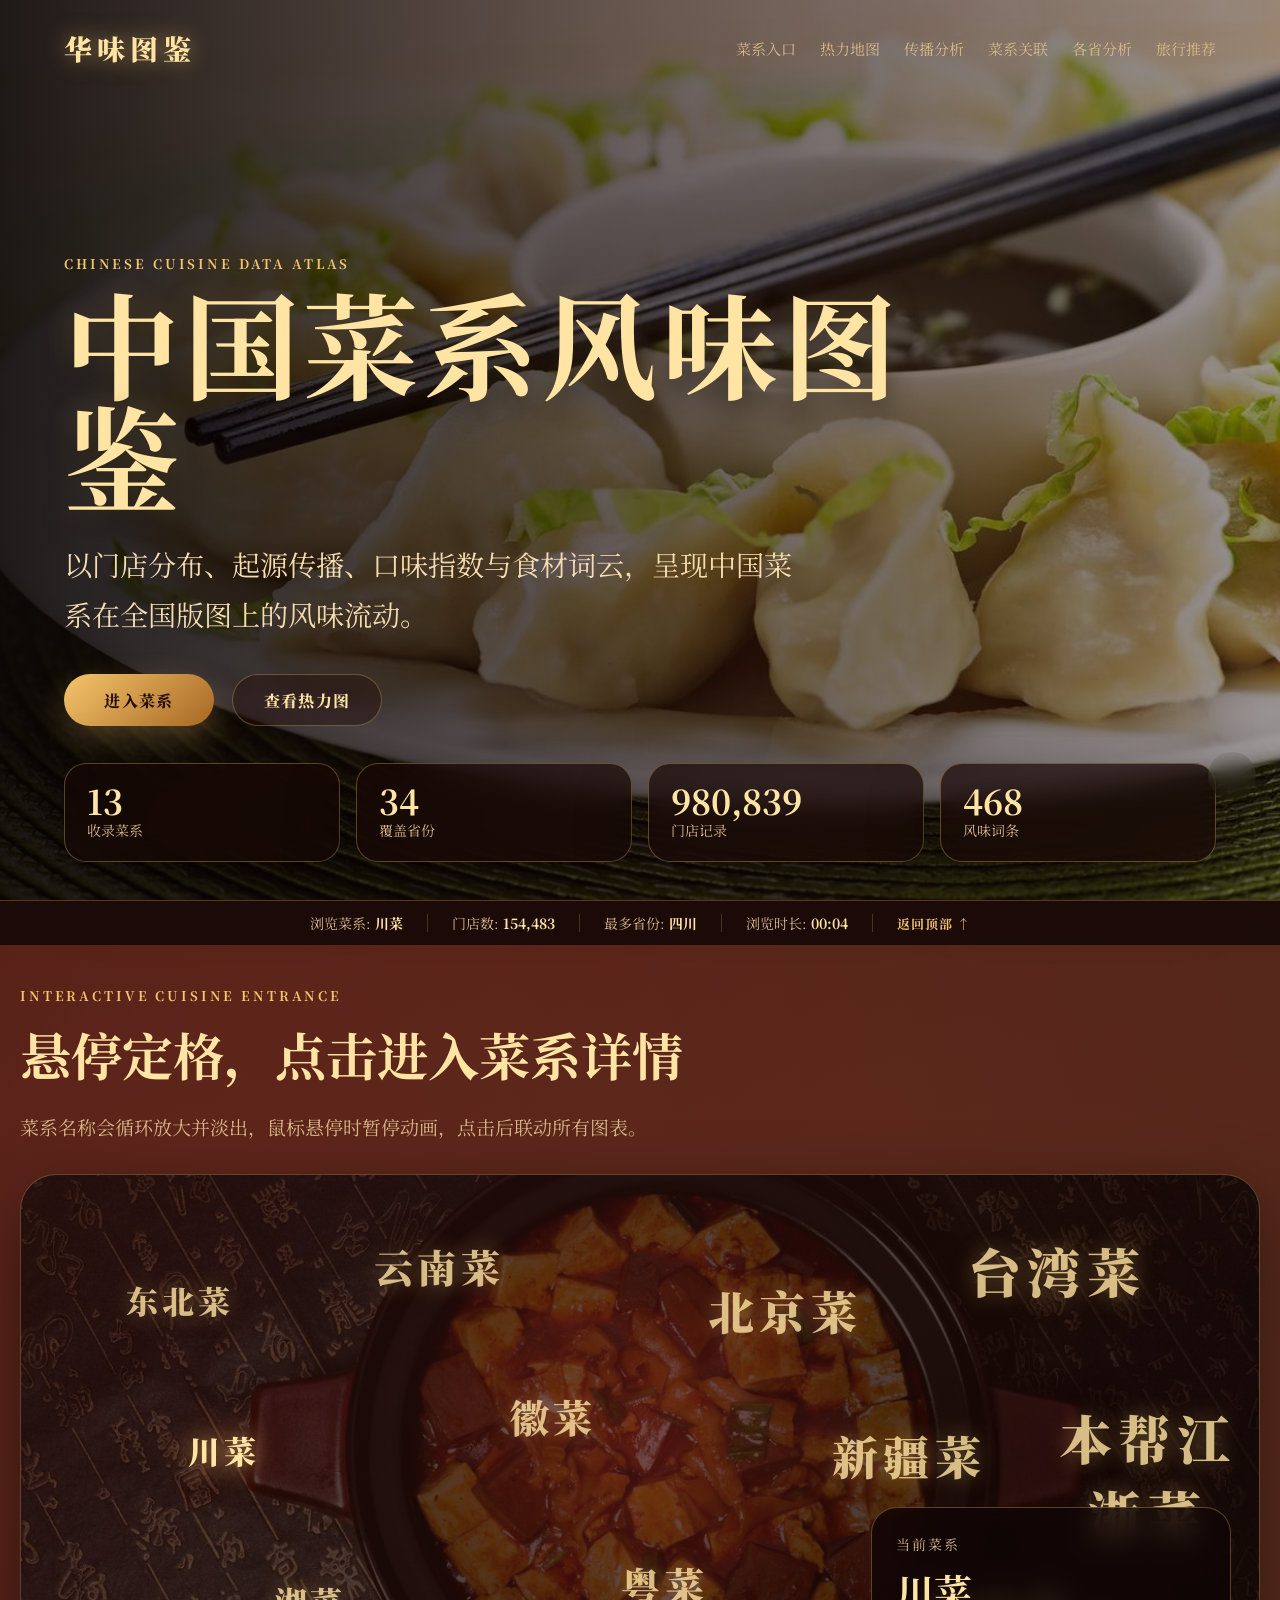
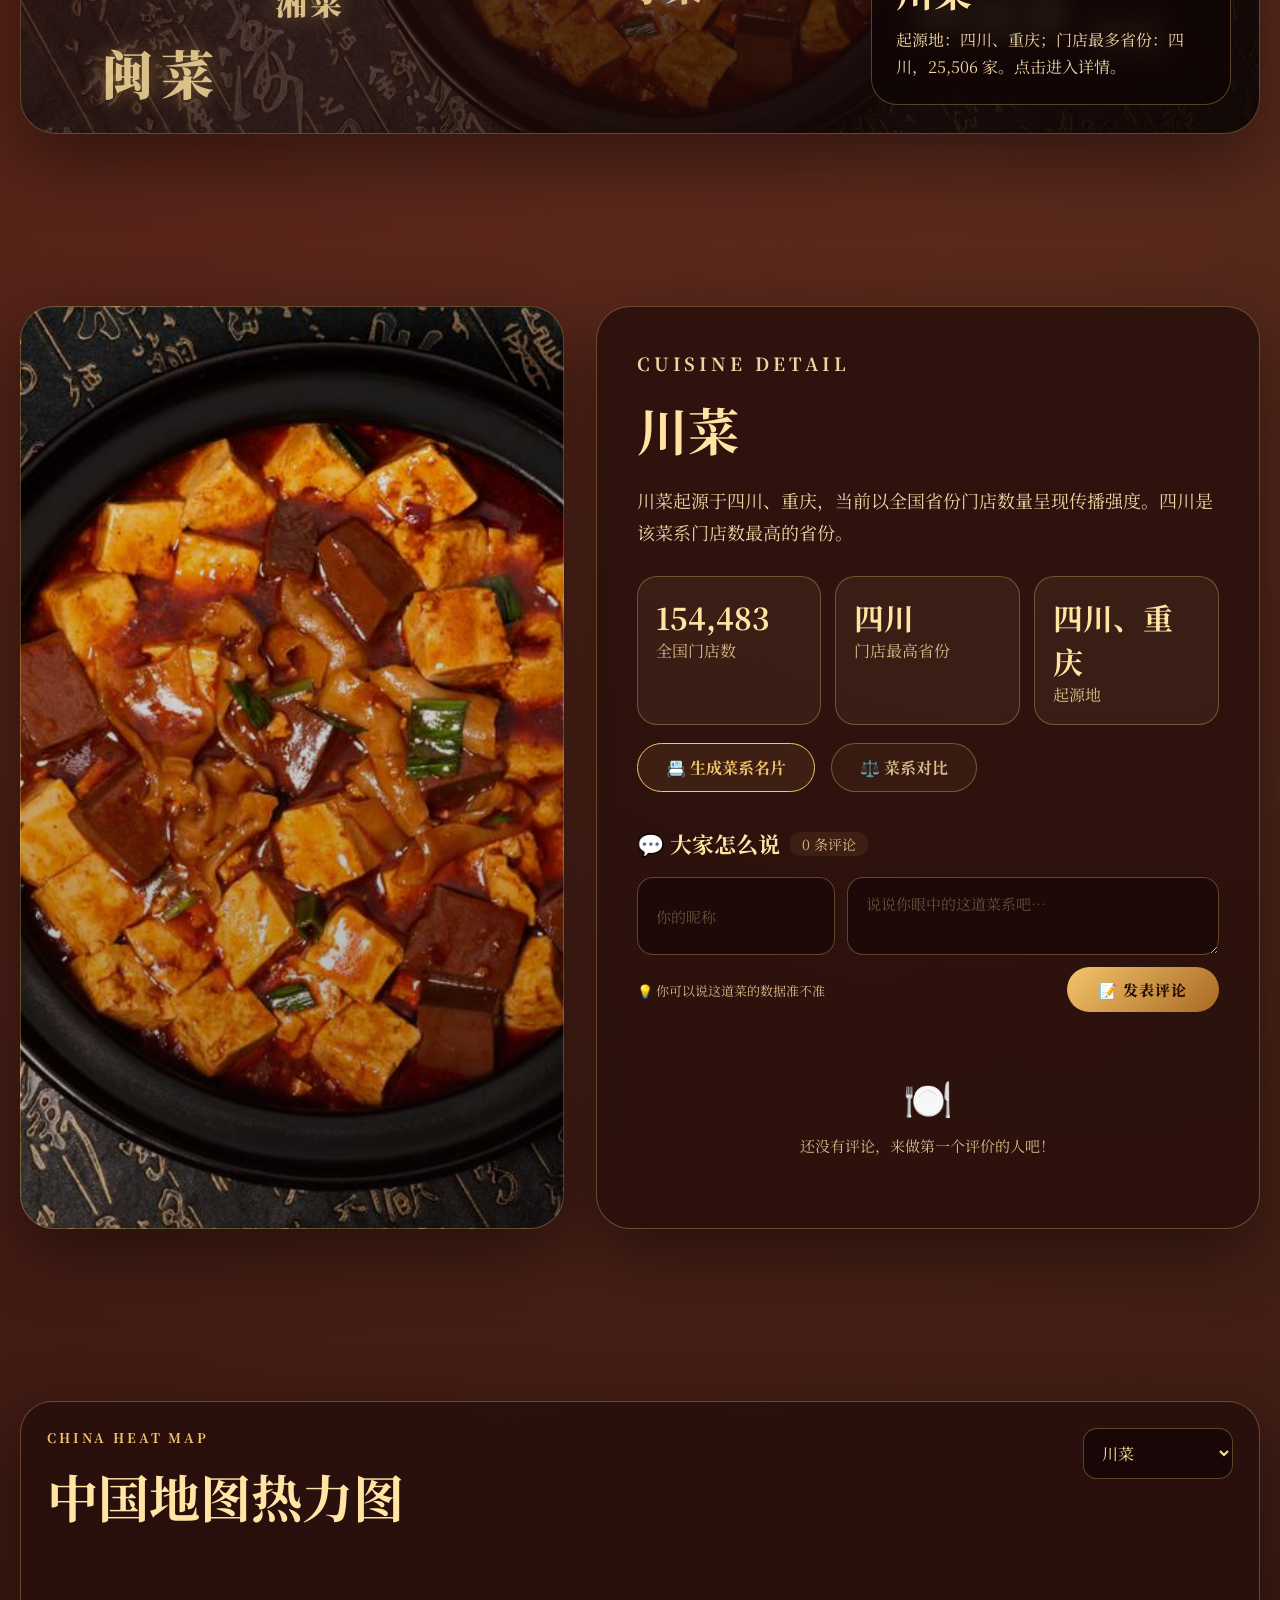
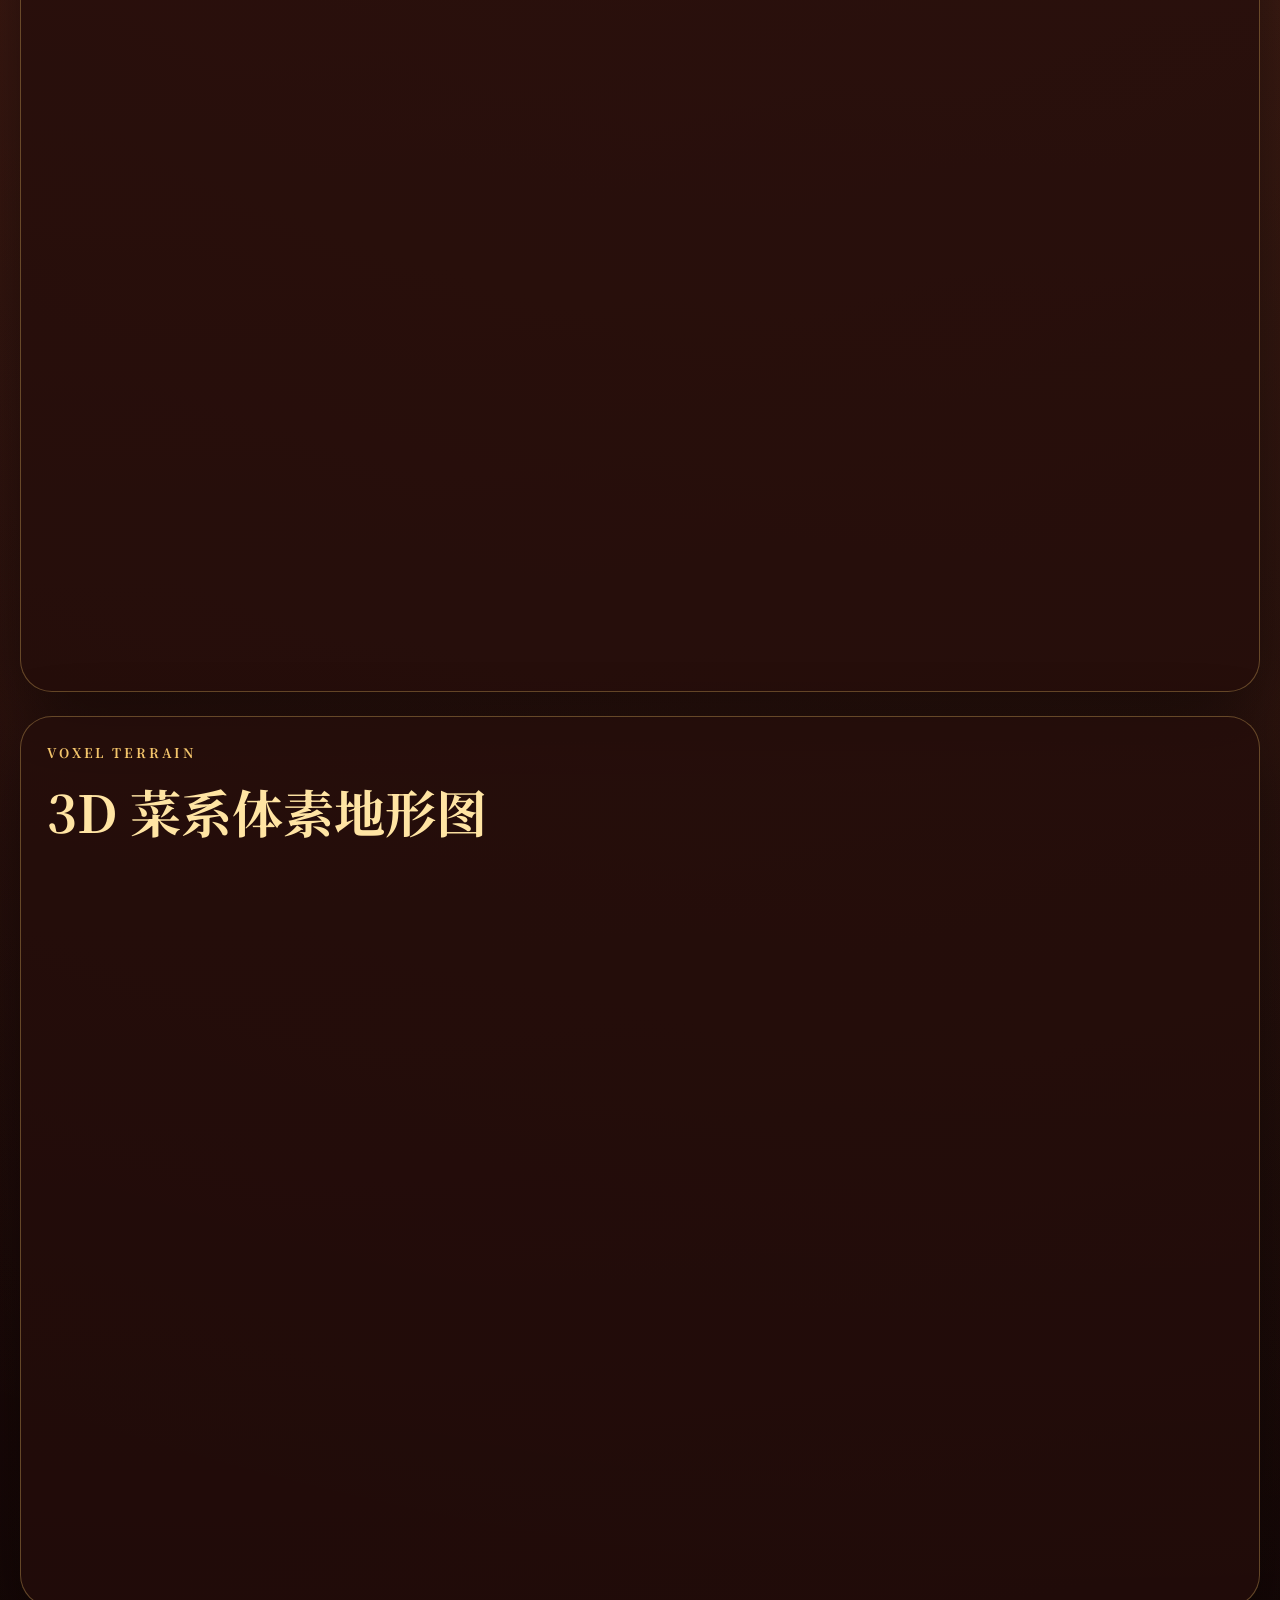
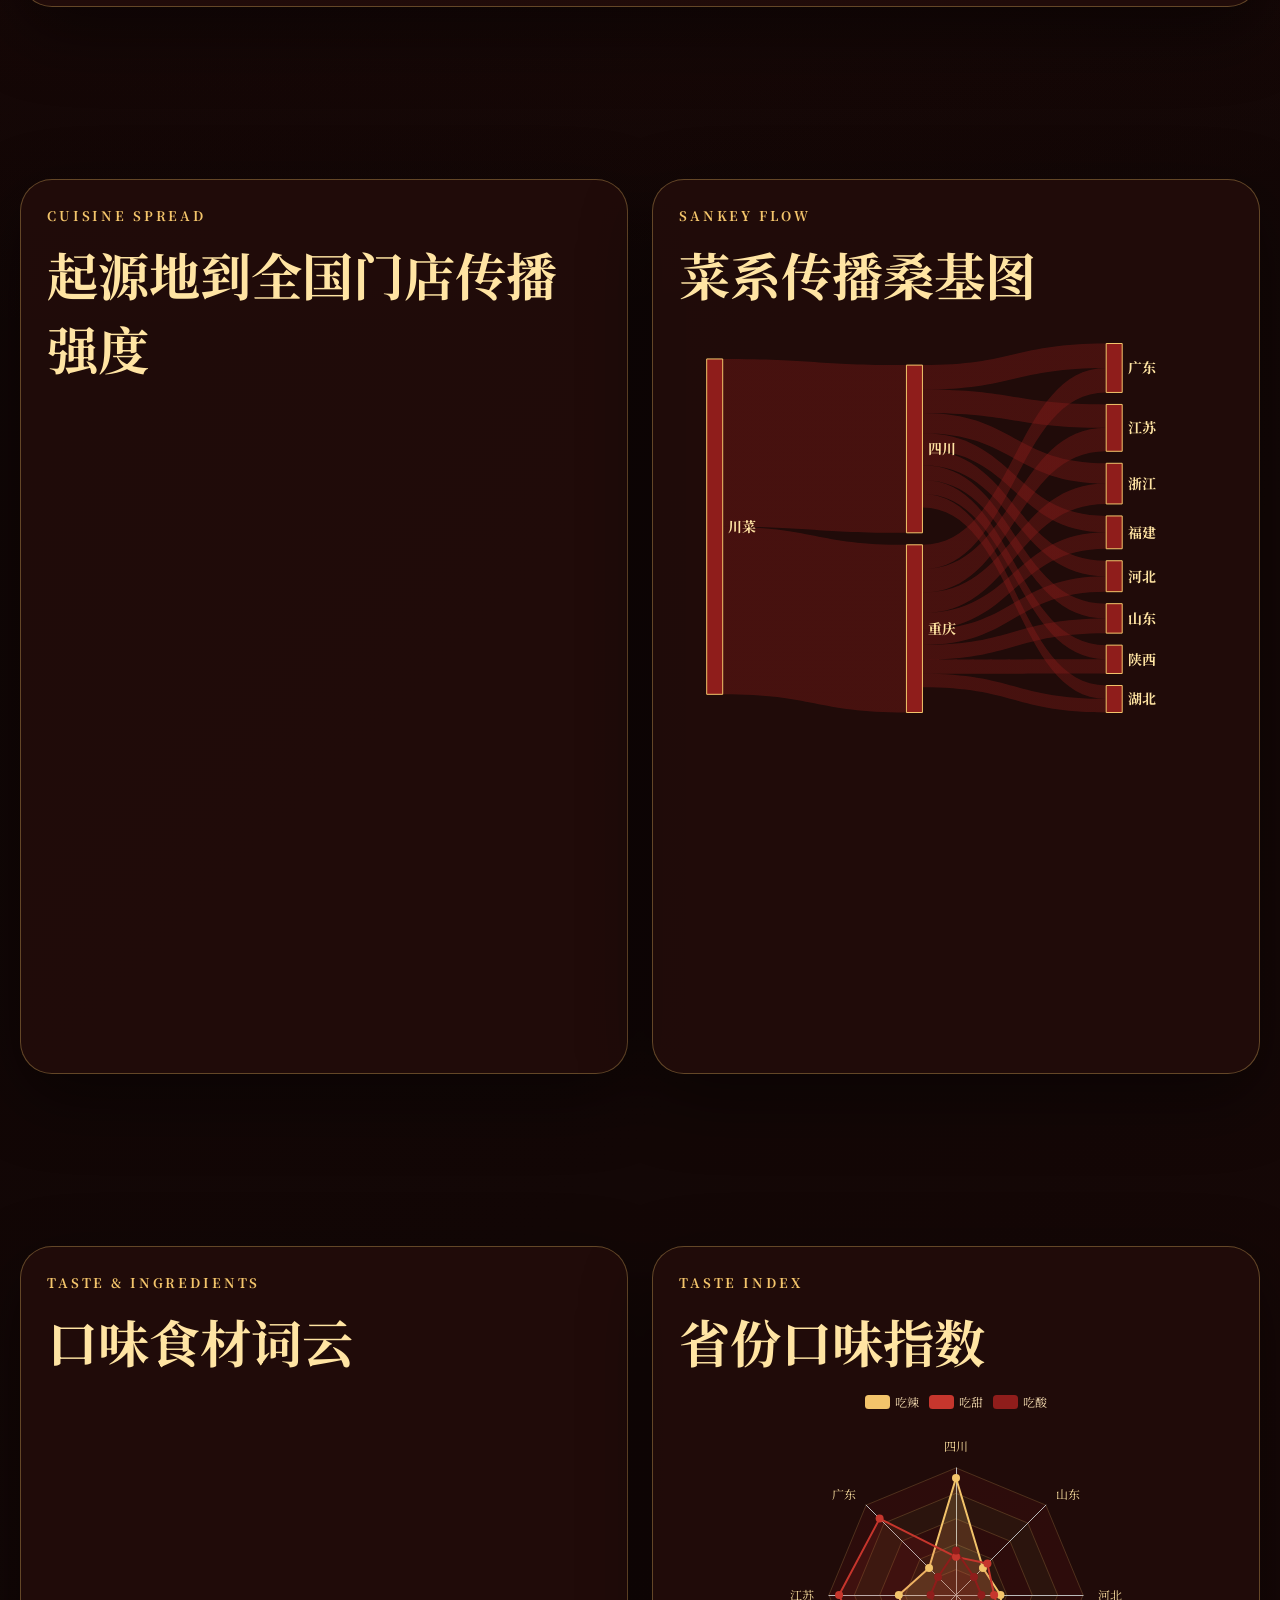
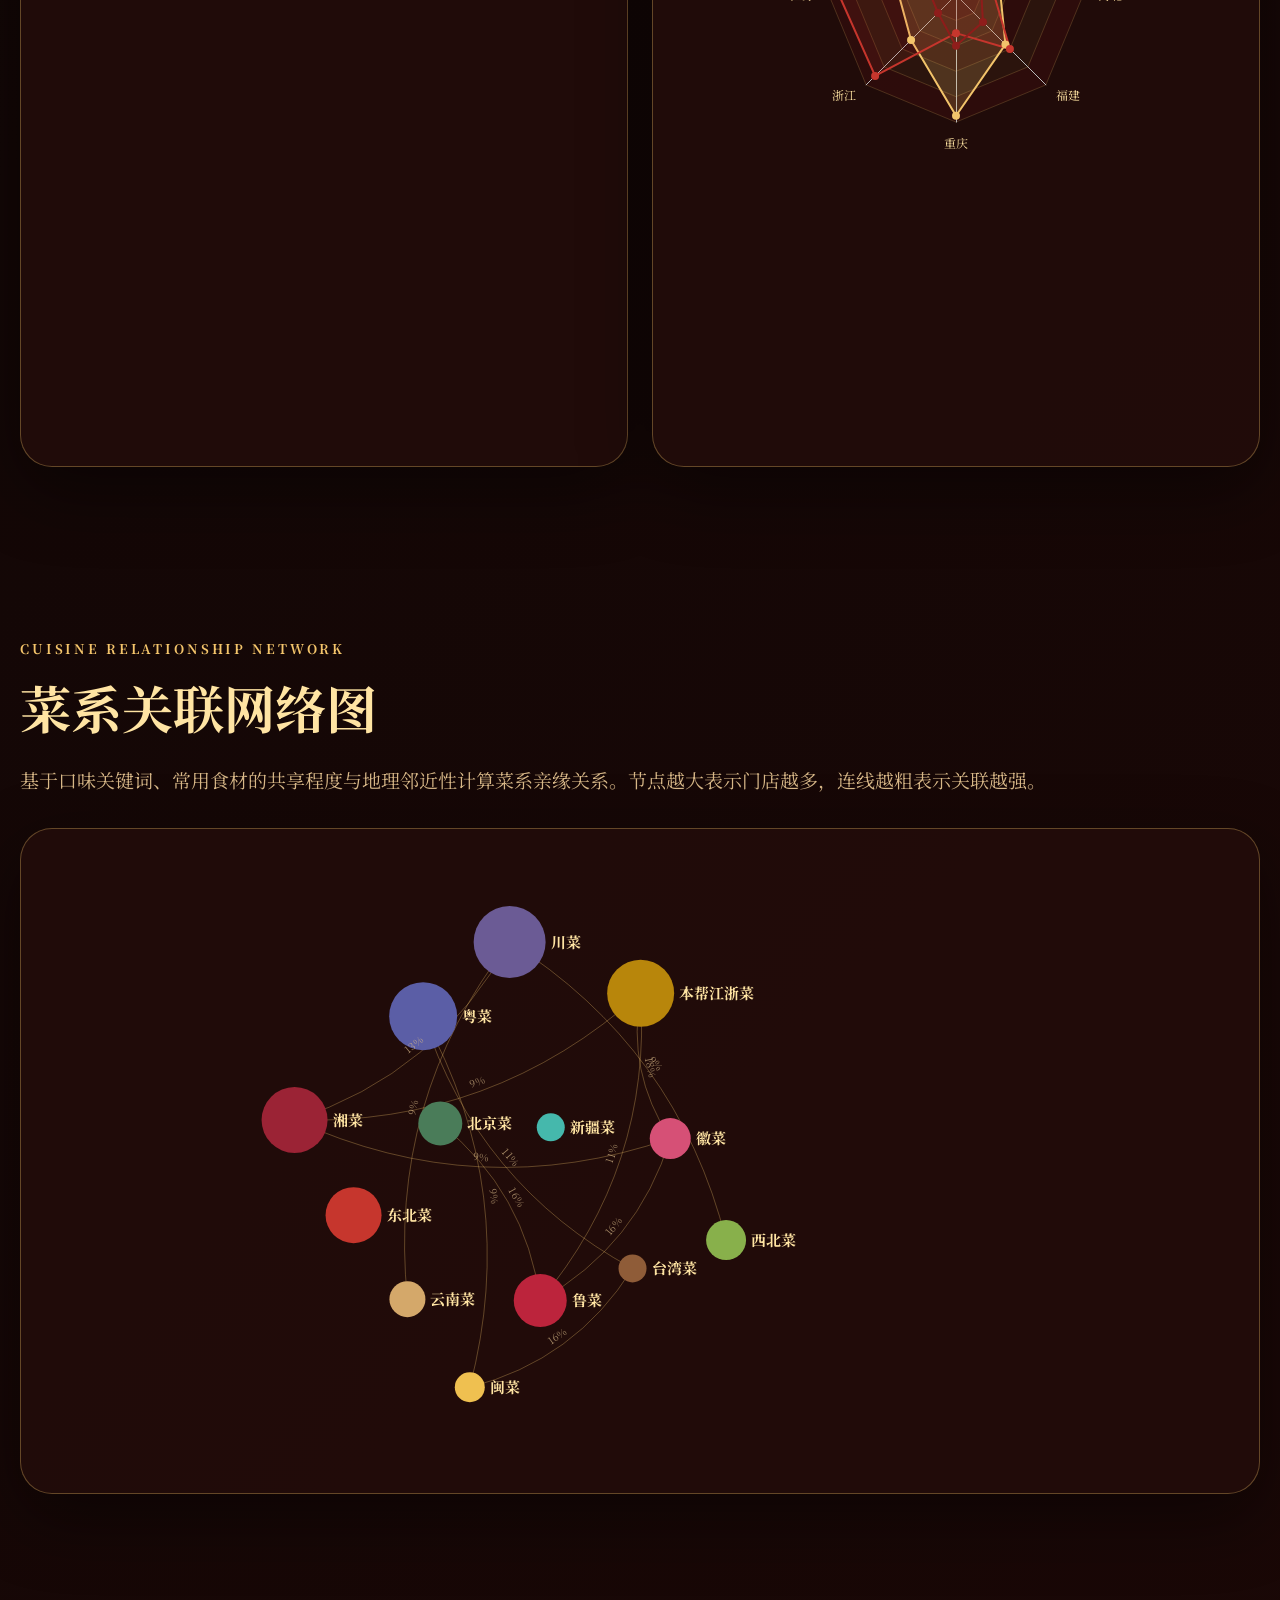
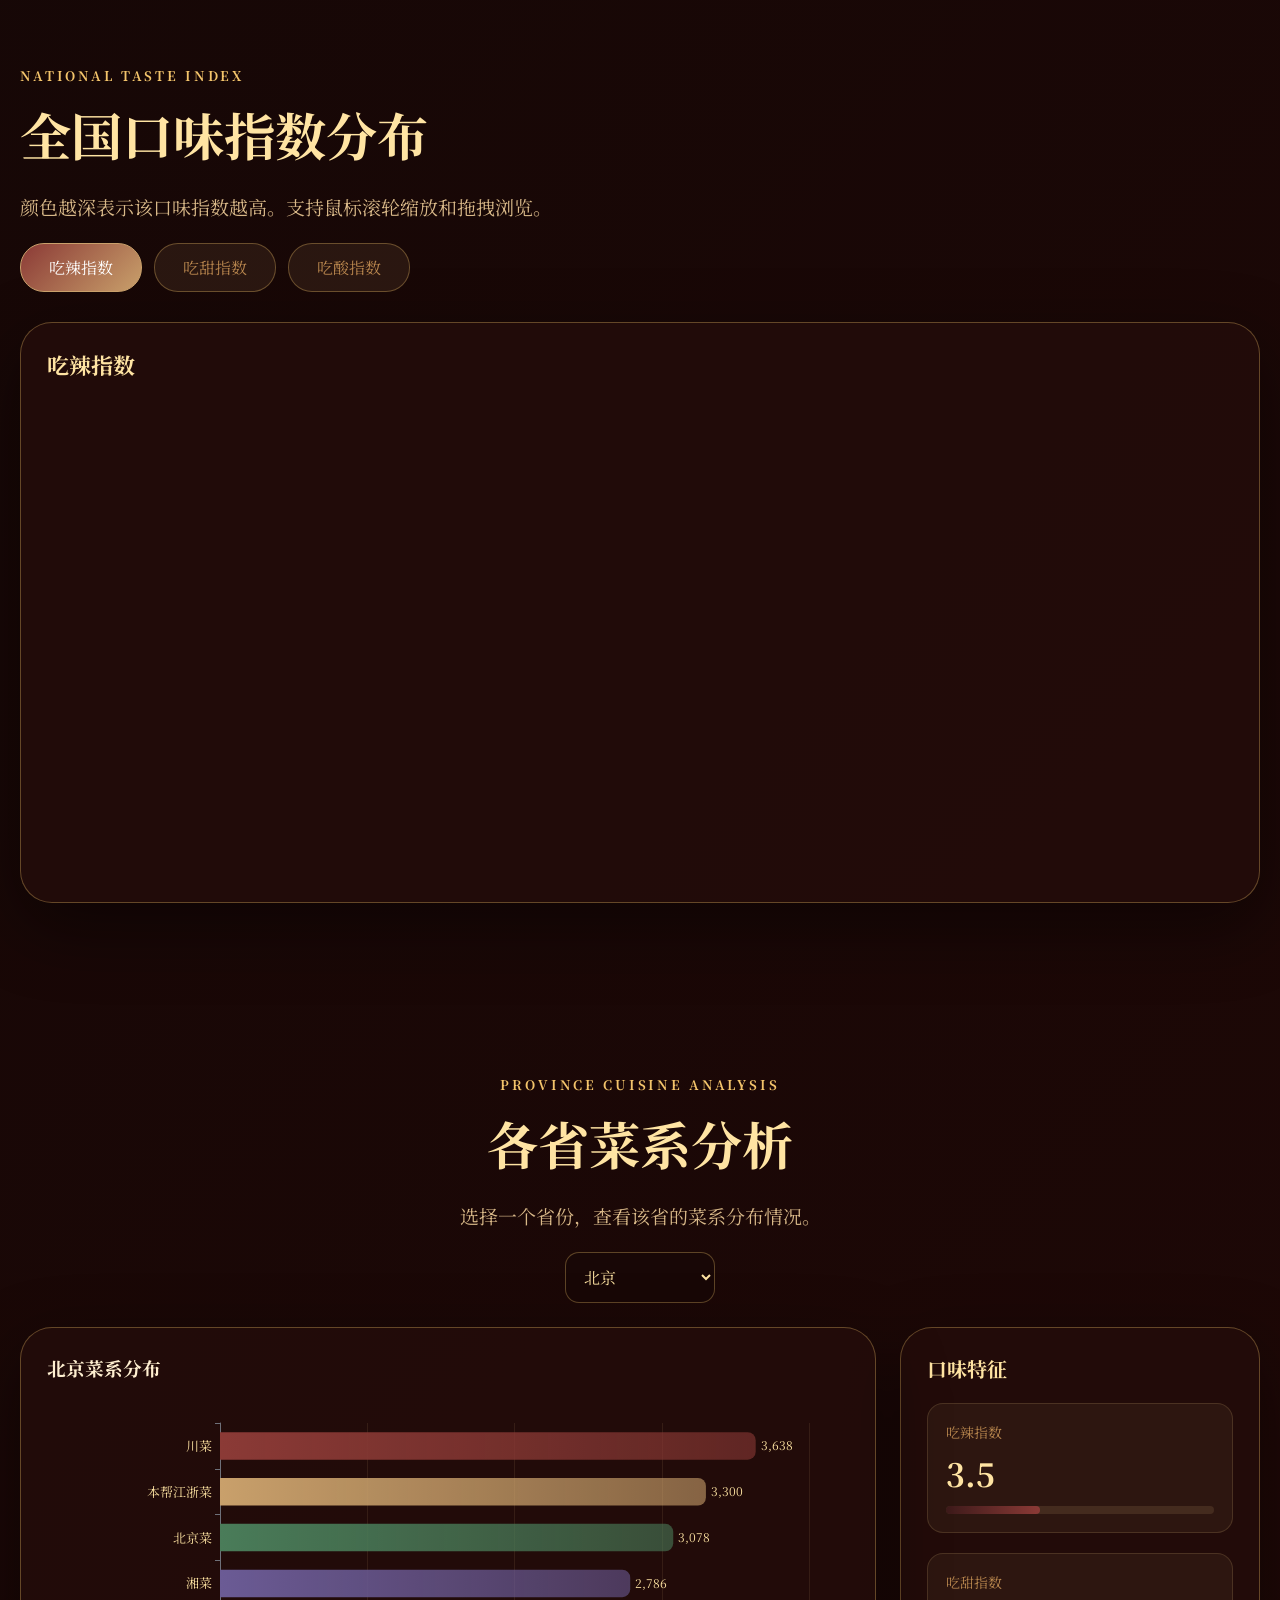
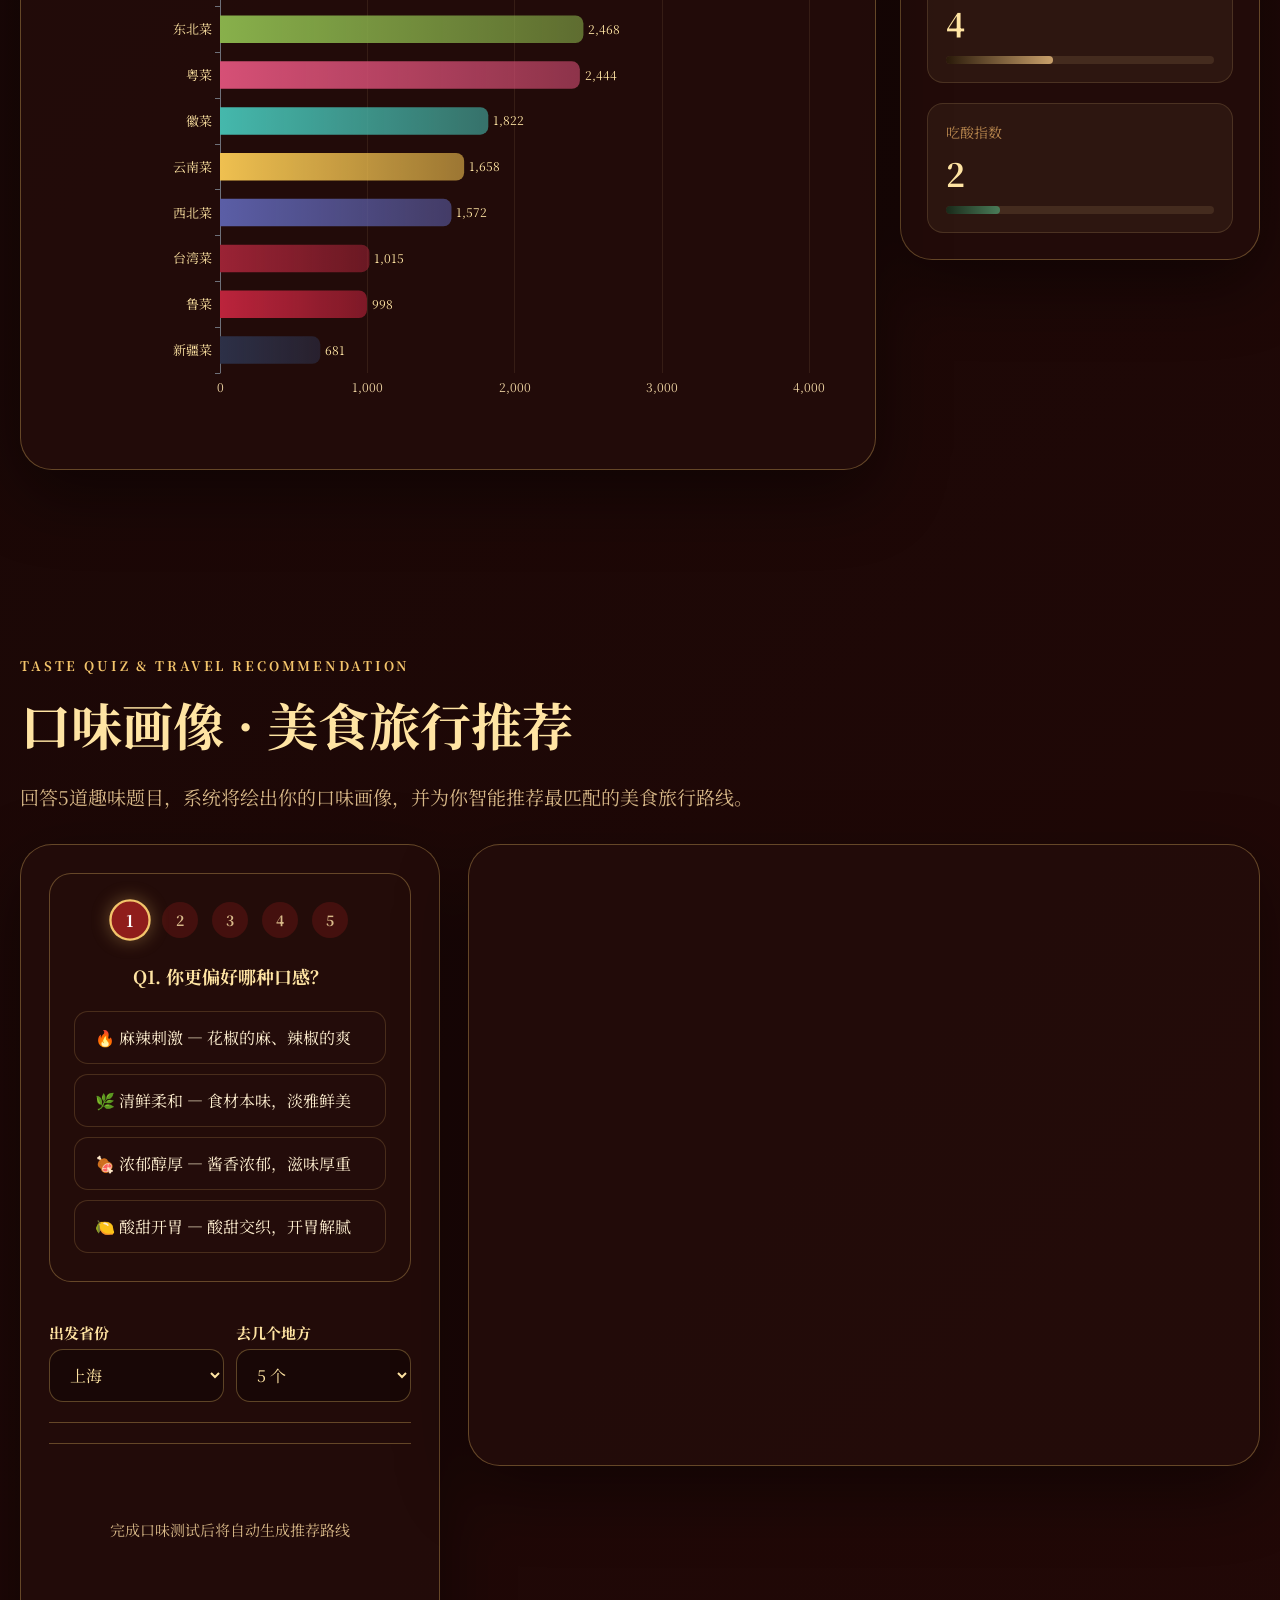
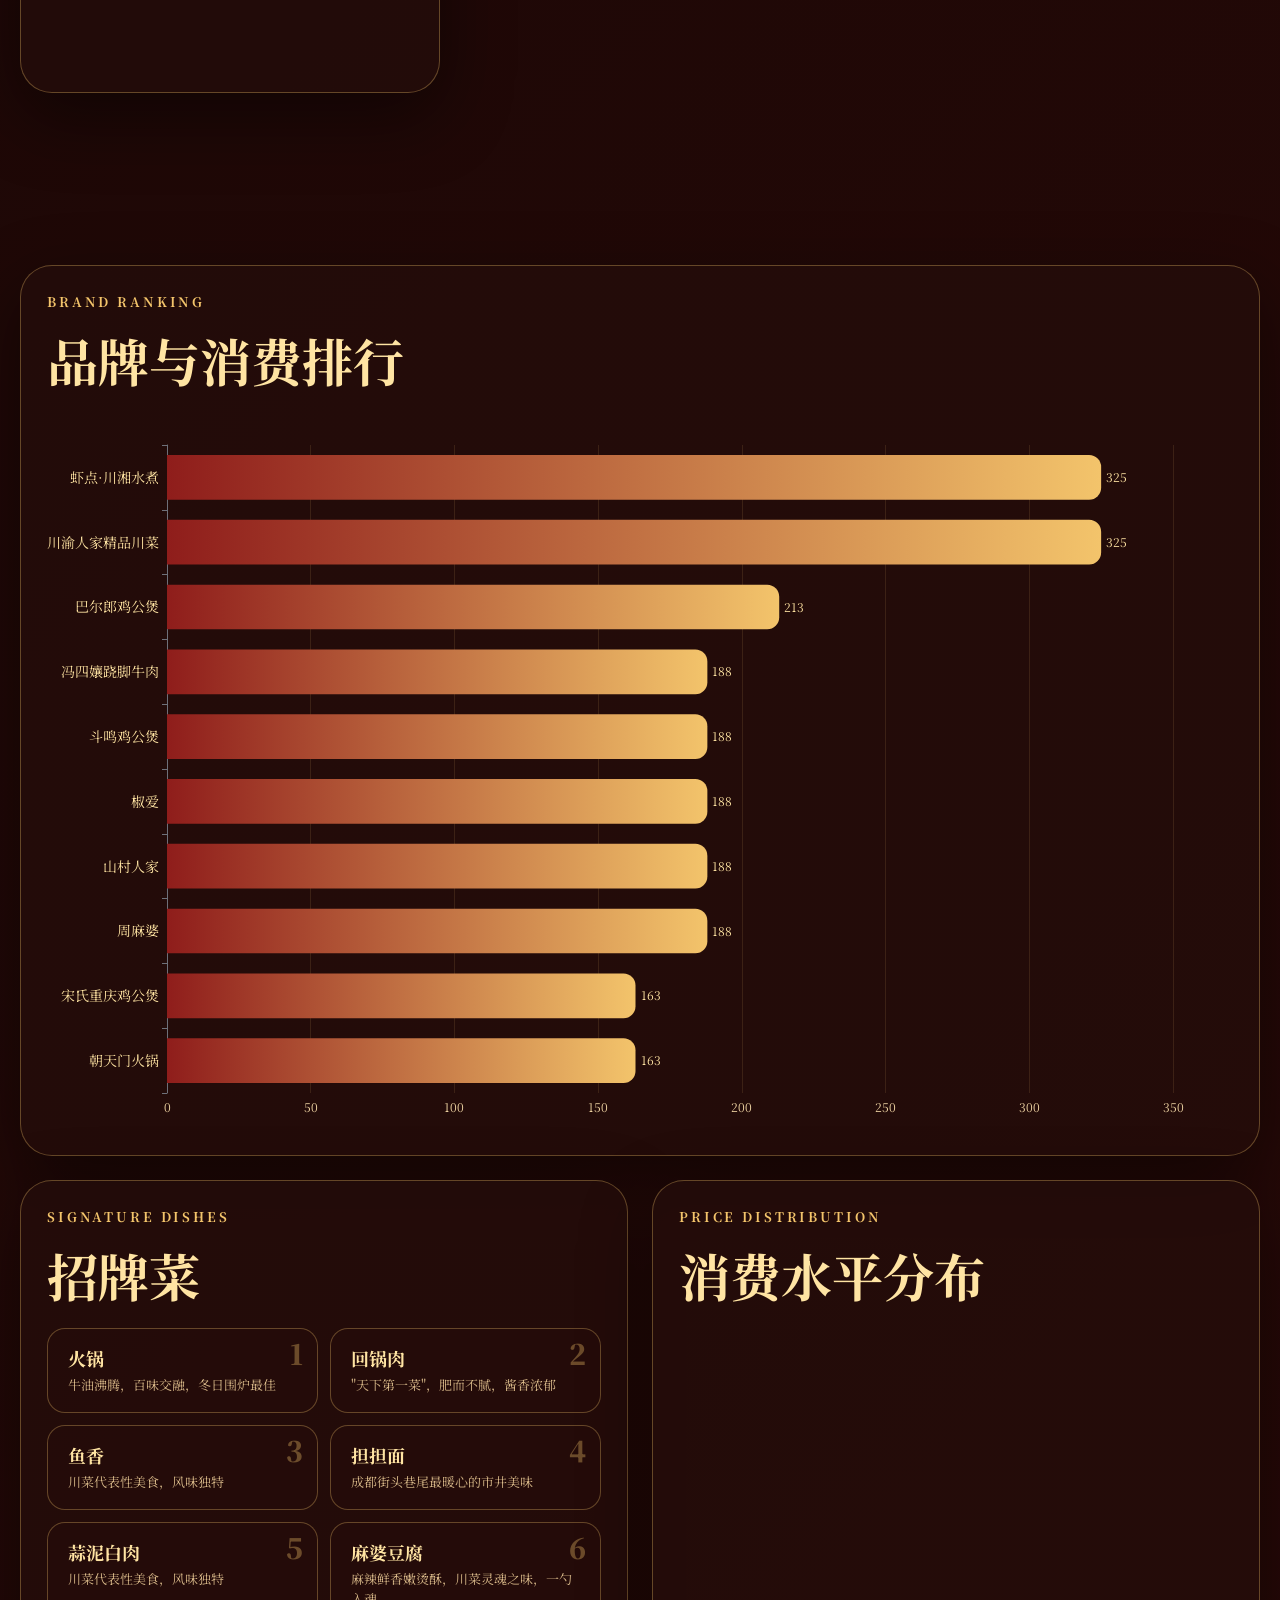
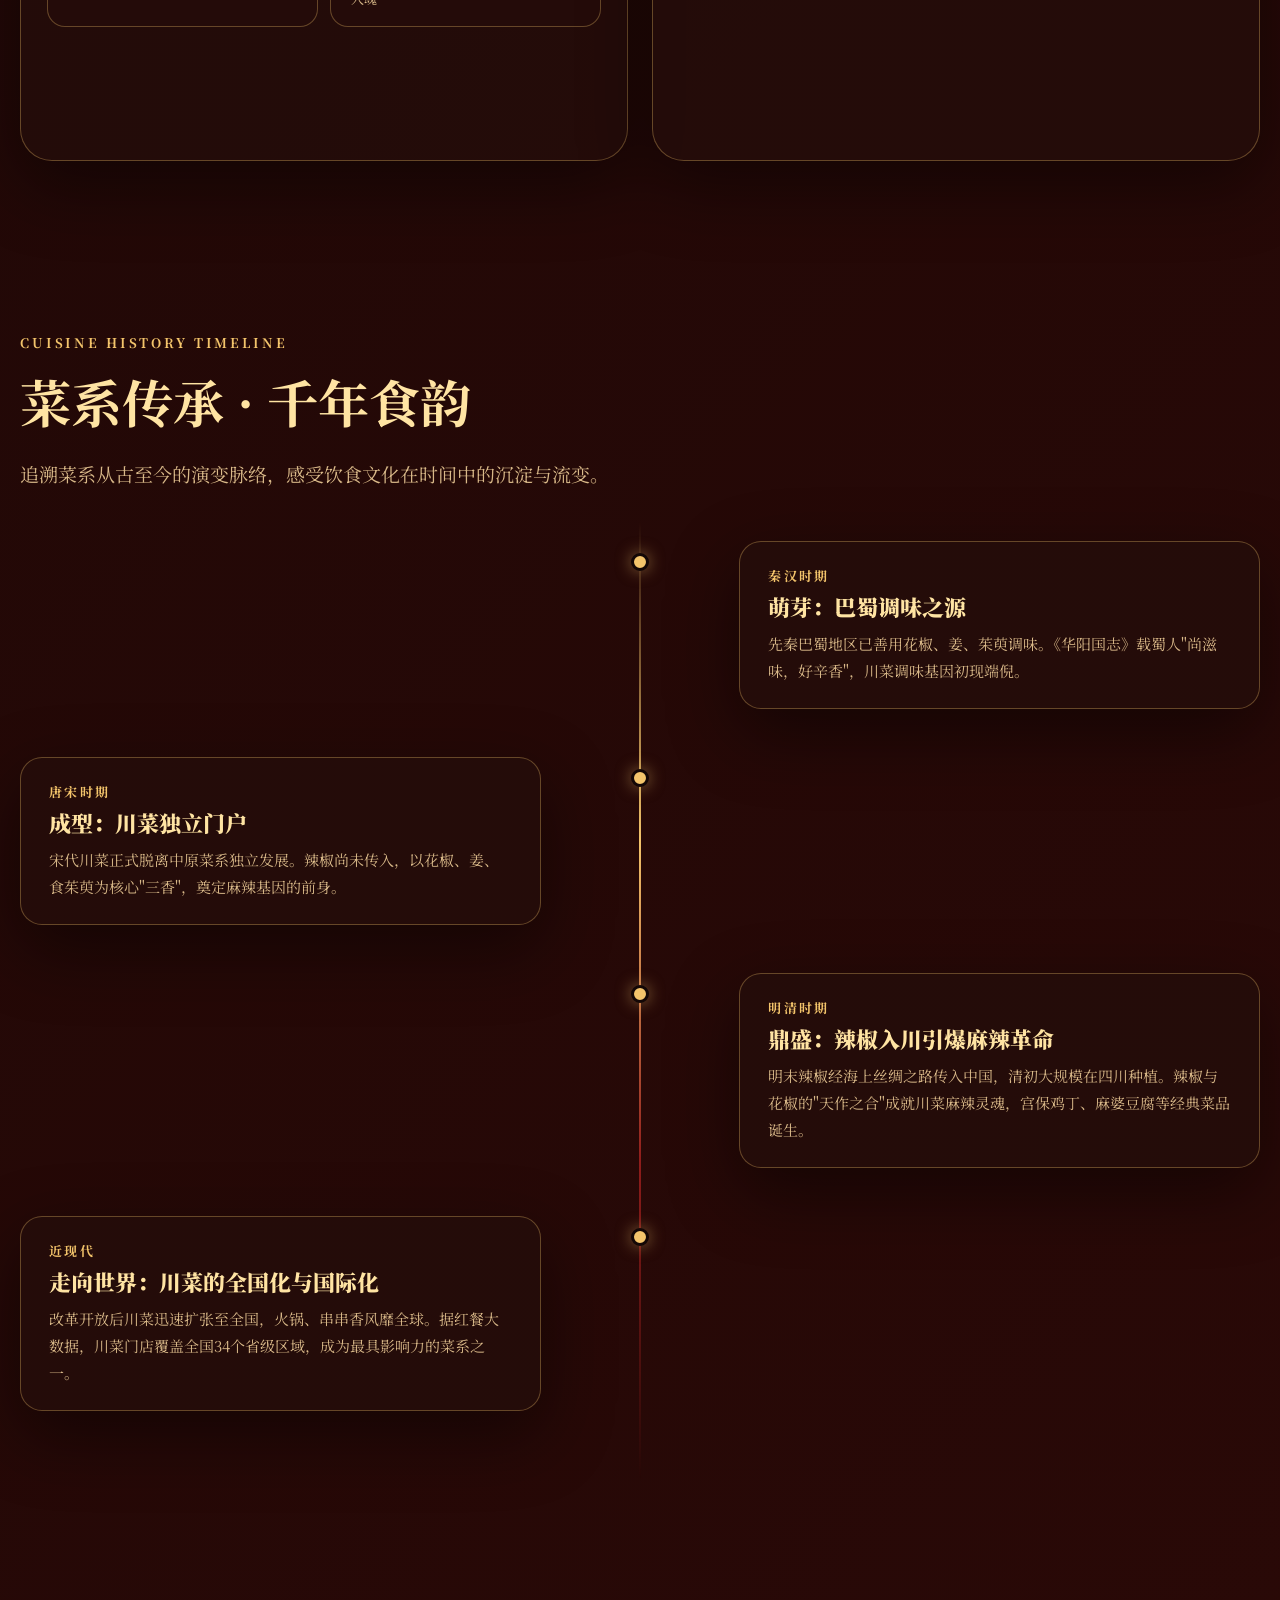
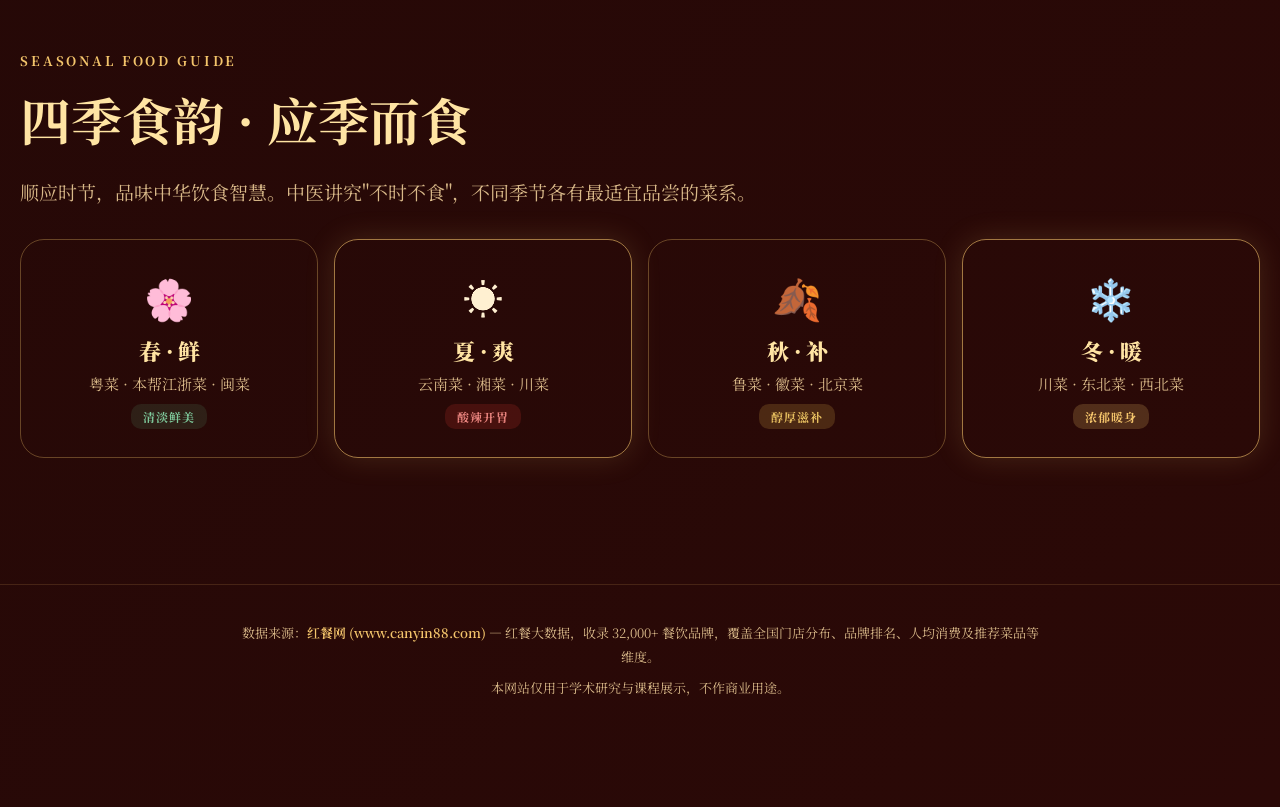
<file: index.html>
﻿<!DOCTYPE html>
<html lang="zh-CN">
<head>
  <meta charset="UTF-8" />
  <meta name="viewport" content="width=device-width, initial-scale=1.0" />
  <title>中国菜系风味图鉴</title>
  <link rel="preconnect" href="https://cdn.jsdelivr.net" />
  <link rel="preconnect" href="https://fonts.googleapis.com" />
  <link rel="preconnect" href="https://fonts.gstatic.com" crossorigin />
  <link href="https://fonts.googleapis.com/css2?family=Noto+Serif+SC:wght@500;700;900&family=ZCOOL+XiaoWei&display=swap" rel="stylesheet" />
  <link rel="stylesheet" href="css/style.css" />
</head>
<body>
  <div class="page-loader" id="pageLoader">
    <div class="loader-spinner"></div>
    <div class="loader-text">华味图鉴</div>
    <div class="loader-sub">数据加载中...</div>
  </div>
  <div class="site-shell">
    <header class="hero" id="top">
      <div class="hero__shade"></div>
      <nav class="topbar">
        <span class="brand-mark">华味图鉴</span>
        <div class="nav-links">
          <a href="#cuisines">菜系入口</a>
          <a href="#maps">热力地图</a>
          <a href="#spread">传播分析</a>
          <a href="#network">菜系关联</a>
          <a href="#province">各省分析</a>
          <a href="#travel">旅行推荐</a>
        </div>
        <button class="hamburger-btn" id="hamburgerBtn" aria-label="菜单">
          <span></span><span></span><span></span>
        </button>
      </nav>
      <div class="mobile-nav-panel" id="mobileNavPanel">
        <a href="#cuisines">菜系入口</a>
        <a href="#maps">热力地图</a>
        <a href="#spread">传播分析</a>
        <a href="#network">菜系关联</a>
        <a href="#province">各省分析</a>
        <a href="#travel">旅行推荐</a>
        <a href="#timeline">历史时间轴</a>
        <a href="#season">四季食韵</a>
      </div>
      <div class="hero__content">
        <p class="eyebrow">Chinese Cuisine Data Atlas</p>
        <h1>中国菜系风味图鉴</h1>
        <p class="hero__lead">以门店分布、起源传播、口味指数与食材词云，呈现中国菜系在全国版图上的风味流动。</p>
        <div class="hero__actions">
          <a class="gold-button" href="#cuisines">进入菜系</a>
          <a class="ghost-button" href="#maps">查看热力图</a>
        </div>
      </div>
      <div class="metric-strip" id="metricStrip"></div>
    </header>

    <main>
      <section class="section cuisine-stage" id="cuisines">
        <div class="section-heading">
          <p class="eyebrow">Interactive Cuisine Entrance</p>
          <h2>悬停定格，点击进入菜系详情</h2>
          <p>菜系名称会循环放大并淡出，鼠标悬停时暂停动画，点击后联动所有图表。</p>
        </div>
        <div class="floating-cuisine-wrap">
          <div class="floating-bg" id="floatingBg"></div>
          <div class="floating-cuisines" id="floatingCuisines"></div>
          <aside class="hover-card" id="hoverCard">
            <span>当前菜系</span>
            <strong id="hoverCuisineName">川菜</strong>
            <p id="hoverCuisineMeta">悬停菜系文字查看起源地与覆盖情况。</p>
          </aside>
        </div>
      </section>

      <section class="section detail-panel" id="detail">
        <div class="detail-image" id="detailImage"></div>
        <div class="detail-copy">
          <p class="eyebrow">Cuisine Detail</p>
          <h2 id="selectedCuisineTitle">川菜</h2>
          <p id="selectedCuisineDesc">点击上方菜系文字后，这里会展示该菜系的起源地、门店覆盖和核心数据。</p>
          <div class="detail-stats" id="detailStats"></div>
          <button class="card-export-btn" id="exportCardBtn" title="生成本菜系精美名片图片">📇 生成菜系名片</button>
          <button class="compare-trigger-btn" id="compareTriggerBtn" title="对比两个菜系">⚖️ 菜系对比</button>

          <!-- 评论区 -->
          <div class="comments-section" id="commentsSection">
            <h3>💬 大家怎么说 <span class="comments-count" id="commentsCount">0 条评论</span></h3>
            <div class="comment-form" id="commentForm">
              <div class="comment-input-row">
                <input class="comment-nickname" id="commentNickname" placeholder="你的昵称" maxlength="12" />
                <textarea class="comment-textarea" id="commentTextarea" placeholder="说说你眼中的这道菜系吧…" rows="2" maxlength="500"></textarea>
              </div>
              <div class="comment-actions">
                <div>
                  <span class="comment-hint" id="commentHint">💡 你可以说这道菜的数据准不准</span>
                </div>
                <button class="comment-submit" id="commentSubmit">📝 发表评论</button>
              </div>
            </div>
            <div class="comments-list" id="commentsList"></div>
          </div>
        </div>
      </section>

      <section class="section chart-grid" id="maps">
        <div class="chart-card chart-card--wide">
          <div class="card-title-row">
            <div>
              <p class="eyebrow">China Heat Map</p>
              <h2>中国地图热力图</h2>
            </div>
            <select id="cuisineSelect" aria-label="选择菜系"></select>
          </div>
          <div class="chart" id="heatMapChart"></div>
        </div>
        <div class="chart-card chart-card--wide">
          <p class="eyebrow">Voxel Terrain</p>
          <h2>3D 菜系体素地形图</h2>
          <div class="chart" id="bar3DChart"></div>
        </div>
      </section>

      <section class="section chart-grid" id="spread">
        <div class="chart-card chart-card--large">
          <p class="eyebrow">Cuisine Spread</p>
          <h2>起源地到全国门店传播强度</h2>
          <div class="chart" id="linesChart"></div>
        </div>
        <div class="chart-card">
          <p class="eyebrow">Sankey Flow</p>
          <h2>菜系传播桑基图</h2>
          <div class="chart" id="sankeyChart"></div>
        </div>
      </section>

      <section class="section chart-grid">
        <div class="chart-card chart-card--large">
          <p class="eyebrow">Taste & Ingredients</p>
          <h2>口味食材词云</h2>
          <div class="chart" id="wordCloudChart"></div>
        </div>
        <div class="chart-card">
          <p class="eyebrow">Taste Index</p>
          <h2>省份口味指数</h2>
          <div class="chart" id="tasteChart"></div>
        </div>
      </section>

      <section class="section" id="network">
        <div class="section-heading">
          <p class="eyebrow">Cuisine Relationship Network</p>
          <h2>菜系关联网络图</h2>
          <p>基于口味关键词、常用食材的共享程度与地理邻近性计算菜系亲缘关系。节点越大表示门店越多，连线越粗表示关联越强。</p>
        </div>
        <div class="chart-card chart-card--wide">
          <div class="chart" id="networkChart" style="height:600px"></div>
        </div>
      </section>

      <section class="section province-section" id="province">
        <div class="section-heading">
          <p class="eyebrow">National Taste Index</p>
          <h2>全国口味指数分布</h2>
          <p>颜色越深表示该口味指数越高。支持鼠标滚轮缩放和拖拽浏览。</p>
          <div class="taste-tabs">
            <button class="taste-tab active" data-taste="hot">吃辣指数</button>
            <button class="taste-tab" data-taste="sweet">吃甜指数</button>
            <button class="taste-tab" data-taste="sour">吃酸指数</button>
          </div>
        </div>
        <div class="taste-map-container">
          <div class="taste-map-card">
            <h3 id="tasteMapTitle">吃辣指数</h3>
            <div class="taste-map" id="tasteMapChart"></div>
          </div>
        </div>
      </section>

      <section class="section province-cuisine-section" id="provinceCuisine">
        <div class="section-heading">
          <p class="eyebrow">Province Cuisine Analysis</p>
          <h2>各省菜系分析</h2>
          <p>选择一个省份，查看该省的菜系分布情况。</p>
          <select id="provinceSelect" aria-label="选择省份"></select>
        </div>
        <div class="province-cuisine-grid">
          <div class="chart-card chart-card--large">
            <h3 id="provinceChartTitle">北京市菜系分布</h3>
            <div class="chart" id="provinceCuisineChart"></div>
          </div>
          <div class="province-info-card">
            <h3>口味特征</h3>
            <div class="province-taste-info" id="provinceTasteInfo"></div>
          </div>
        </div>
      </section>

      <section class="section travel-section" id="travel">
        <div class="section-heading">
          <p class="eyebrow">Taste Quiz & Travel Recommendation</p>
          <h2>口味画像 · 美食旅行推荐</h2>
          <p>回答5道趣味题目，系统将绘出你的口味画像，并为你智能推荐最匹配的美食旅行路线。</p>
        </div>
        <div class="travel-layout">
          <div class="travel-controls">
            <div class="quiz-panel" id="quizPanel">
              <div class="quiz-progress" id="quizProgress">
                <span class="quiz-step active" data-step="1">1</span>
                <span class="quiz-step" data-step="2">2</span>
                <span class="quiz-step" data-step="3">3</span>
                <span class="quiz-step" data-step="4">4</span>
                <span class="quiz-step" data-step="5">5</span>
              </div>
              <div class="quiz-question" id="quizQuestion"></div>
              <div class="quiz-options" id="quizOptions"></div>
            </div>
            <div class="quiz-result" id="quizResult" style="display:none">
              <div class="result-header">你的口味画像</div>
              <div class="taste-badges-row" id="tasteBadges"></div>
              <div class="result-bars">
                <div class="result-bar-row">
                  <span class="result-bar-label">🌶️ 吃辣</span>
                  <div class="result-bar-track"><div class="result-bar-fill hot" id="resultHotBar"></div></div>
                  <span class="result-bar-num" id="resultHotNum">5</span>
                </div>
                <div class="result-bar-row">
                  <span class="result-bar-label">🍬 吃甜</span>
                  <div class="result-bar-track"><div class="result-bar-fill sweet" id="resultSweetBar"></div></div>
                  <span class="result-bar-num" id="resultSweetNum">5</span>
                </div>
                <div class="result-bar-row">
                  <span class="result-bar-label">🍋 吃酸</span>
                  <div class="result-bar-track"><div class="result-bar-fill sour" id="resultSourBar"></div></div>
                  <span class="result-bar-num" id="resultSourNum">5</span>
                </div>
              </div>
              <div class="taste-extremes" id="tasteExtremes"></div>
              <button class="retake-btn" id="retakeBtn">重新测试</button>
            </div>
            <div class="start-select-row">
              <div class="start-select-group">
                <label class="start-select-label">出发省份</label>
                <select id="startProvinceSelect" class="start-province-select"></select>
              </div>
              <div class="start-select-group">
                <label class="start-select-label">去几个地方</label>
                <select id="stopCountSelect" class="start-province-select">
                  <option value="3">3 个</option>
                  <option value="4">4 个</option>
                  <option value="5" selected>5 个</option>
                  <option value="6">6 个</option>
                  <option value="7">7 个</option>
                  <option value="8">8 个</option>
                  <option value="9">9 个</option>
                  <option value="10">10 个</option>
                </select>
              </div>
            </div>
            <div class="travel-summary" id="travelSummary"></div>
            <div class="travel-ranking" id="travelRanking">
              <p class="ranking-placeholder">完成口味测试后将自动生成推荐路线</p>
            </div>
          </div>
          <div class="travel-map-card">
            <div class="chart" id="travelMapChart"></div>
          </div>
        </div>
      </section>

      <!-- ===== 品牌排行 + 招牌菜 + 价格分布 ===== -->
      <section class="section chart-grid">
        <div class="chart-card chart-card--wide">
          <p class="eyebrow">Brand Ranking</p>
          <h2>品牌与消费排行</h2>
          <div class="chart" id="brandChart"></div>
        </div>
        <div class="chart-card">
          <p class="eyebrow">Signature Dishes</p>
          <h2>招牌菜</h2>
          <div class="signature-dishes" id="signatureDishes"></div>
        </div>
        <div class="chart-card">
          <p class="eyebrow">Price Distribution</p>
          <h2>消费水平分布</h2>
          <div class="chart" id="priceChart"></div>
        </div>
      </section>

      <!-- ===== 菜系传承时间轴 ===== -->
      <section class="section" id="timeline">
        <div class="section-heading">
          <p class="eyebrow">Cuisine History Timeline</p>
          <h2>菜系传承 · 千年食韵</h2>
          <p>追溯菜系从古至今的演变脉络，感受饮食文化在时间中的沉淀与流变。</p>
        </div>
        <div class="timeline-wrap" id="timelineWrap">
          <div class="timeline-line"></div>
        </div>
      </section>

      <!-- ===== 四季食韵推荐 ===== -->
      <section class="section" id="season">
        <div class="section-heading">
          <p class="eyebrow">Seasonal Food Guide</p>
          <h2>四季食韵 · 应季而食</h2>
          <p>顺应时节，品味中华饮食智慧。中医讲究"不时不食"，不同季节各有最适宜品尝的菜系。</p>
        </div>
        <div class="season-grid" id="seasonGrid"></div>
      </section>

      <footer class="site-footer">
        <div class="footer-content">
          <p>数据来源：<a href="https://www.canyin88.com" target="_blank" rel="noopener">红餐网 (www.canyin88.com)</a> — 红餐大数据，收录 32,000+ 餐饮品牌，覆盖全国门店分布、品牌排名、人均消费及推荐菜品等维度。</p>
          <p>本网站仅用于学术研究与课程展示，不作商业用途。</p>
        </div>
      </footer>
    </main>

    <div class="dashboard-bar" id="dashboardBar">
      <span class="dashboard-item" id="dashCuisine">浏览菜系: <strong>川菜</strong></span>
      <span class="dashboard-divider"></span>
      <span class="dashboard-item" id="dashStores">门店数: <strong>--</strong></span>
      <span class="dashboard-divider"></span>
      <span class="dashboard-item" id="dashTop">最多省份: <strong>--</strong></span>
      <span class="dashboard-divider"></span>
      <span class="dashboard-item" id="dashTime">浏览时长: <strong>00:00</strong></span>
      <span class="dashboard-divider"></span>
      <a href="#top" class="dashboard-top-link">返回顶部 ↑</a>
    </div>
    <div class="city-modal-overlay" id="cityModalOverlay">
      <div class="city-modal" id="cityModal">
        <button class="city-modal-close" id="cityModalClose">&times;</button>
        <div class="city-modal-hero" id="cityModalHero"></div>
        <div class="city-modal-body">
          <h2 class="city-modal-title" id="cityModalTitle"></h2>
          <div class="city-modal-tags" id="cityModalTags"></div>
          <div class="city-modal-section">
            <h3>📍 城市概况</h3>
            <p id="cityModalIntro"></p>
          </div>
          <div class="city-modal-section">
            <h3>🍽️ 必吃美食</h3>
            <div class="city-modal-foods" id="cityModalFoods"></div>
          </div>
          <div class="city-modal-section">
            <h3>🗺️ 旅行建议</h3>
            <div class="city-modal-tips" id="cityModalTips"></div>
          </div>
        </div>
      </div>
    </div>

    <!-- FAB 悬浮导航球 -->
    <div class="fab-container" id="fabContainer">
      <button class="fab" id="fabRandom" title="随机探索菜系">
        <span>🎲</span>
        <span class="fab-tooltip">随机菜系</span>
      </button>
      <button class="fab" id="fabTop" title="返回顶部">
        <span>↑</span>
        <span class="fab-tooltip">返回顶部</span>
      </button>
    </div>

    <!-- 菜系对比弹窗 -->
    <div class="compare-overlay" id="compareOverlay">
      <div class="compare-modal">
        <div class="compare-header">
          <span class="compare-title">⚖️ 菜系对比</span>
          <button class="compare-close" id="compareClose">&times;</button>
        </div>
        <div class="compare-select-row">
          <div class="compare-select-group">
            <label class="compare-select-label">菜系 A</label>
            <select class="compare-select" id="compareCuisineA"></select>
          </div>
          <div class="compare-vs">VS</div>
          <div class="compare-select-group">
            <label class="compare-select-label">菜系 B</label>
            <select class="compare-select" id="compareCuisineB"></select>
          </div>
        </div>
        <div class="compare-grid" id="compareGrid"></div>
      </div>
    </div>

  </div>

  <script src="lib/papaparse.min.js"></script>
  <script src="lib/echarts.min.js"></script>
  <script src="lib/echarts-gl.min.js"></script>
  <script src="lib/echarts-wordcloud.min.js"></script>
  <script src="js/data-loader.js"></script>
  <script src="js/app.js"></script>
</body>
</html>
</file>
<file: css/style.css>
:root {
  --ink: #130706;
  --ink-2: #250d0b;
  --red: #8f1d1b;
  --red-bright: #c6362d;
  --gold: #f3c46b;
  --gold-soft: #ffe4a3;
  --paper: #fff0d1;
  --muted: #d9b989;
  --panel: rgba(37, 13, 11, 0.78);
  --line: rgba(243, 196, 107, 0.32);
  --shadow: 0 24px 70px rgba(0, 0, 0, 0.45);
  --display-font: "Noto Serif SC", "ZCOOL XiaoWei", "STSong", serif;
  --body-font: "Noto Serif SC", "Microsoft YaHei", sans-serif;
}

* { box-sizing: border-box; }
html { scroll-behavior: smooth; }
body {
  margin: 0;
  color: var(--paper);
  font-family: var(--body-font);
  background:
    radial-gradient(circle at 15% 8%, rgba(198, 54, 45, 0.35), transparent 28%),
    radial-gradient(circle at 85% 10%, rgba(243, 196, 107, 0.18), transparent 24%),
    linear-gradient(135deg, #090303 0%, var(--ink) 40%, #2b0907 100%);
  overflow-x: hidden;
}

body::before {
  content: "";
  position: fixed;
  inset: 0;
  pointer-events: none;
  opacity: 0.13;
  background-image:
    linear-gradient(30deg, rgba(255, 255, 255, 0.08) 12%, transparent 12.5%, transparent 87%, rgba(255, 255, 255, 0.08) 87.5%),
    linear-gradient(150deg, rgba(255, 255, 255, 0.08) 12%, transparent 12.5%, transparent 87%, rgba(255, 255, 255, 0.08) 87.5%);
  background-size: 76px 132px;
}

a { color: inherit; text-decoration: none; }

.site-shell { position: relative; min-height: 100vh; }
.hero {
  min-height: 100vh;
  position: relative;
  display: flex;
  flex-direction: column;
  justify-content: center;
  padding: 32px clamp(20px, 5vw, 80px);
  background: url("../图片数据/首页图片.jpg") center/cover no-repeat;
  isolation: isolate;
}
.hero__shade {
  position: absolute;
  inset: 0;
  z-index: -1;
  background:
    linear-gradient(90deg, rgba(8, 3, 3, 0.9), rgba(22, 5, 5, 0.64), rgba(22, 5, 5, 0.42)),
    radial-gradient(circle at 74% 40%, rgba(243, 196, 107, 0.24), transparent 25%);
}
.topbar {
  position: absolute;
  top: 28px;
  left: clamp(20px, 5vw, 80px);
  right: clamp(20px, 5vw, 80px);
  display: flex;
  align-items: center;
  justify-content: space-between;
  z-index: 3;
}
.brand-mark {
  font-family: var(--display-font);
  font-size: 28px;
  font-weight: 900;
  color: var(--gold-soft);
  letter-spacing: 0.18em;
  text-shadow: 0 0 22px rgba(243, 196, 107, 0.55);
}
.nav-links { display: flex; gap: 24px; color: var(--muted); font-size: 15px; }
.nav-links a:hover { color: var(--gold-soft); }
.hero__content { max-width: 880px; padding-top: 80px; }
.eyebrow {
  margin: 0 0 12px;
  color: var(--gold);
  text-transform: uppercase;
  letter-spacing: 0.22em;
  font-size: 13px;
  font-weight: 700;
}
h1, h2, h3 { font-family: var(--display-font); margin: 0; }
h1 {
  font-size: clamp(58px, 9vw, 122px);
  line-height: 0.98;
  color: var(--gold-soft);
  letter-spacing: 0.04em;
  text-shadow: 0 12px 28px rgba(0, 0, 0, 0.65), 0 0 28px rgba(243, 196, 107, 0.28);
}
.hero__lead {
  max-width: 740px;
  margin: 28px 0 34px;
  color: #f5dcb1;
  font-size: clamp(20px, 2.2vw, 30px);
  line-height: 1.8;
}
.hero__actions { display: flex; gap: 18px; flex-wrap: wrap; }
.gold-button, .ghost-button {
  display: inline-flex;
  align-items: center;
  justify-content: center;
  min-width: 150px;
  min-height: 52px;
  border-radius: 999px;
  font-weight: 800;
  letter-spacing: 0.08em;
}
.gold-button { background: linear-gradient(135deg, var(--gold), #a96924); color: #240d08; box-shadow: 0 12px 32px rgba(243, 196, 107, 0.28); }
.ghost-button { border: 1px solid var(--line); color: var(--gold-soft); background: rgba(37, 13, 11, 0.42); }
.metric-strip {
  position: absolute;
  left: clamp(20px, 5vw, 80px);
  right: clamp(20px, 5vw, 80px);
  bottom: 38px;
  display: grid;
  grid-template-columns: repeat(4, minmax(0, 1fr));
  gap: 16px;
}
.metric {
  border: 1px solid var(--line);
  background: rgba(23, 7, 6, 0.72);
  backdrop-filter: blur(14px);
  border-radius: 22px;
  padding: 20px 22px;
  box-shadow: var(--shadow);
}
.metric strong { display: block; font-size: 34px; color: var(--gold-soft); line-height: 1; }
.metric span { color: var(--muted); font-size: 14px; }

.section { width: min(1500px, calc(100vw - 40px)); margin: 0 auto; padding: 86px 0; }
.section-heading { margin-bottom: 30px; }
.section-heading h2, .chart-card h2, .detail-copy h2 { font-size: clamp(34px, 4vw, 58px); color: var(--gold-soft); }
.section-heading p:not(.eyebrow) { color: var(--muted); font-size: 19px; line-height: 1.8; }

.floating-cuisine-wrap {
  min-height: 560px;
  position: relative;
  overflow: hidden;
  border: 1px solid var(--line);
  border-radius: 36px;
  background:
    radial-gradient(circle at 50% 45%, rgba(198, 54, 45, 0.28), transparent 34%),
    linear-gradient(135deg, rgba(37, 13, 11, 0.92), rgba(9, 3, 3, 0.84));
  box-shadow: var(--shadow);
}
.floating-bg {
  position: absolute;
  inset: 0;
  opacity: 0.22;
  background-size: cover;
  background-position: center;
  transition: background-image 0.45s ease, opacity 0.35s ease;
}
.floating-cuisines { position: absolute; inset: 0; }
.cuisine-word {
  position: absolute;
  border: 0;
  background: transparent;
  color: rgba(255, 228, 163, 0.8);
  font-family: var(--display-font);
  font-size: var(--start-size);
  font-weight: 900;
  letter-spacing: 0.12em;
  cursor: pointer;
  text-shadow: 0 0 22px rgba(243, 196, 107, 0.38);
  animation: floatCuisine var(--duration) linear infinite;
  animation-delay: var(--delay);
  transform-origin: center;
}
.cuisine-word:hover, .cuisine-word.is-active {
  color: var(--gold-soft);
  animation-play-state: paused;
  text-shadow: 0 0 24px rgba(243, 196, 107, 0.85), 0 0 52px rgba(198, 54, 45, 0.55);
  z-index: 5;
}
@keyframes floatCuisine {
  0% { opacity: 0; transform: translate3d(0, 24px, 0) scale(0.72); filter: blur(2px); }
  14% { opacity: 0.75; filter: blur(0); }
  62% { opacity: 1; transform: translate3d(0, -10px, 0) scale(1.85); }
  100% { opacity: 0; transform: translate3d(0, -48px, 0) scale(2.65); filter: blur(4px); }
}
.hover-card {
  position: absolute;
  right: 28px;
  bottom: 28px;
  width: min(360px, calc(100% - 56px));
  padding: 24px;
  border: 1px solid var(--line);
  border-radius: 26px;
  background: rgba(17, 6, 5, 0.82);
  backdrop-filter: blur(14px);
}
.hover-card span { color: var(--muted); font-size: 14px; letter-spacing: 0.15em; }
.hover-card strong { display: block; margin: 8px 0; font-size: 38px; color: var(--gold-soft); font-family: var(--display-font); }
.hover-card p { color: #efd4a3; line-height: 1.7; margin: 0; }

.detail-panel {
  display: grid;
  grid-template-columns: minmax(320px, 0.9fr) minmax(340px, 1.1fr);
  gap: 32px;
  align-items: stretch;
}
.detail-image {
  min-height: 440px;
  border-radius: 34px;
  background-size: cover;
  background-position: center;
  border: 1px solid var(--line);
  box-shadow: var(--shadow);
}
.detail-copy {
  padding: 40px;
  border: 1px solid var(--line);
  border-radius: 34px;
  background: var(--panel);
  box-shadow: var(--shadow);
}
.detail-copy p { color: #efd4a3; font-size: 18px; line-height: 1.8; }
.detail-stats { display: grid; grid-template-columns: repeat(3, 1fr); gap: 14px; margin-top: 28px; }
.detail-stat { padding: 18px; border: 1px solid var(--line); border-radius: 20px; background: rgba(255, 228, 163, 0.06); }
.detail-stat strong { display: block; font-size: 30px; color: var(--gold-soft); }
.detail-stat span { color: var(--muted); }

.chart-grid { display: grid; grid-template-columns: repeat(2, minmax(0, 1fr)); gap: 24px; align-items: stretch; }
.chart-card {
  min-height: 520px;
  padding: 26px;
  border: 1px solid var(--line);
  border-radius: 32px;
  background: var(--panel);
  box-shadow: var(--shadow);
  overflow: hidden;
}
.chart-card--large { grid-column: span 1; }
.chart-card--wide { grid-column: span 2; }
.card-title-row { display: flex; justify-content: space-between; gap: 24px; align-items: start; }
select {
  min-width: 150px;
  padding: 12px 14px;
  border-radius: 14px;
  border: 1px solid var(--line);
  background: #180706;
  color: var(--gold-soft);
  font-family: var(--body-font);
  font-size: 16px;
}
.chart { width: 100%; height: 410px; margin-top: 12px; }
.chart-card--large .chart { height: 650px; }
.chart-card--wide .chart { height: 720px; }

.taste-maps-grid {
  display: grid;
  grid-template-columns: repeat(1, 1fr);
  gap: 24px;
}
.taste-map-card {
  min-height: 550px;
  padding: 26px;
  border: 1px solid var(--line);
  border-radius: 32px;
  background: var(--panel);
  box-shadow: var(--shadow);
  overflow: hidden;
}
.taste-map-card h3 {
  margin-bottom: 16px;
  font-size: 22px;
  color: #ffe4a3;
}
.taste-map {
  width: 100%;
  height: 480px;
}
.taste-maps { margin-top: 24px; }
.taste-maps .chart-card { min-height: 380px; }
.taste-maps .chart { height: 320px; }
.chart-card--medium { flex: 1; min-width: 300px; }

.taste-tabs {
  display: flex;
  gap: 12px;
  margin-top: 16px;
}
.taste-tab {
  padding: 12px 28px;
  border: 1px solid var(--line);
  border-radius: 24px;
  background: rgba(201, 160, 107, 0.1);
  color: #b8864e;
  font-size: 16px;
  font-family: var(--body-font);
  cursor: pointer;
  transition: all 0.3s ease;
}
.taste-tab:hover {
  background: rgba(201, 160, 107, 0.2);
  color: #ffe4a3;
}
.taste-tab.active {
  background: linear-gradient(135deg, #8b3a36, #c9a06b);
  border-color: #c9a06b;
  color: #fff;
}
.taste-map-container {
  margin-top: 24px;
}

.province-cuisine-section .section-heading {
  text-align: center;
  margin-bottom: 24px;
}
.province-cuisine-grid {
  display: grid;
  grid-template-columns: 1fr 360px;
  gap: 24px;
  align-items: start;
}
.province-info-card {
  min-height: 520px;
  padding: 26px;
  border: 1px solid var(--line);
  border-radius: 32px;
  background: var(--panel);
  box-shadow: var(--shadow);
}
.province-info-card h3 {
  margin-bottom: 20px;
  font-size: 20px;
  color: #ffe4a3;
}
.province-taste-info {
  display: flex;
  flex-direction: column;
  gap: 20px;
}
.taste-item {
  padding: 18px;
  border-radius: 16px;
  background: rgba(255, 228, 163, 0.05);
  border: 1px solid rgba(201, 160, 107, 0.2);
}
.taste-item-label {
  font-size: 14px;
  color: #b8864e;
  margin-bottom: 8px;
}
.taste-item-value {
  font-size: 32px;
  font-weight: bold;
  color: #ffe4a3;
}
.taste-item-bar {
  height: 8px;
  border-radius: 4px;
  background: rgba(201, 160, 107, 0.15);
  margin-top: 10px;
  overflow: hidden;
}
.taste-item-bar-fill {
  height: 100%;
  border-radius: 4px;
  transition: width 0.5s ease;
}
.taste-item-bar-fill.hot { background: linear-gradient(90deg, #3d1a1a, #8b3a36); }
.taste-item-bar-fill.sweet { background: linear-gradient(90deg, #2a1a0a, #c9a06b); }
.taste-item-bar-fill.sour { background: linear-gradient(90deg, #1a2a1a, #4a7c59); }

.table-wrap {
  border: 1px solid var(--line);
  border-radius: 30px;
  overflow: auto;
  background: rgba(37, 13, 11, 0.78);
  box-shadow: var(--shadow);
}
table { width: 100%; border-collapse: collapse; min-width: 860px; }
th, td { padding: 18px 20px; border-bottom: 1px solid rgba(243, 196, 107, 0.14); text-align: left; }
th { color: var(--gold-soft); font-size: 17px; background: rgba(143, 29, 27, 0.5); position: sticky; top: 0; }
td { color: #f3d9ac; font-size: 18px; }
tr.top-province td { color: var(--gold-soft); background: rgba(243, 196, 107, 0.08); }

@media (min-width: 1200px) {
  .chart-card--large { grid-column: span 1; }
  .chart-card--wide { grid-column: span 2; }
}
@media (max-width: 980px) {
  .nav-links { display: none; }
  .metric-strip, .detail-panel, .chart-grid { grid-template-columns: 1fr; }
  .metric-strip { position: relative; left: auto; right: auto; bottom: auto; margin-top: 36px; }
  .hero { min-height: auto; padding-bottom: 46px; }
  .detail-stats { grid-template-columns: 1fr; }
  .chart-card--wide { grid-column: span 1; }
}
@media (max-width: 640px) {
  .section { width: min(100vw - 24px, 1500px); padding: 56px 0; }
  .floating-cuisine-wrap { min-height: 480px; }
  .card-title-row { flex-direction: column; }
  .chart { height: 340px; }
  .chart-card--large .chart { height: 400px; }
}

/* ===== 美食旅游推荐 ===== */
.travel-section { padding-top: 100px; }
.travel-layout {
  display: grid;
  grid-template-columns: 420px 1fr;
  gap: 28px;
  align-items: start;
}
.travel-controls {
  display: flex;
  flex-direction: column;
  gap: 20px;
  padding: 28px;
  border: 1px solid var(--line);
  border-radius: 32px;
  background: var(--panel);
  box-shadow: var(--shadow);
}
.taste-sliders { display: flex; flex-direction: column; gap: 18px; }
.slider-group { display: flex; flex-direction: column; gap: 8px; }
.slider-header {
  display: flex;
  align-items: center;
  gap: 8px;
}
.slider-emoji { font-size: 22px; }
.slider-label { color: var(--gold-soft); font-size: 17px; font-weight: 700; }
.slider-value {
  margin-left: auto;
  background: var(--panel);
  border: 1px solid var(--line);
  border-radius: 10px;
  padding: 4px 14px;
  color: var(--gold-soft);
  font-size: 16px;
  font-weight: 700;
  min-width: 48px;
  text-align: center;
}
.taste-slider {
  -webkit-appearance: none;
  appearance: none;
  width: 100%;
  height: 8px;
  border-radius: 4px;
  background: linear-gradient(90deg, #2d100d, #8f1d1b, #f3c46b);
  outline: none;
  cursor: pointer;
}
.taste-slider::-webkit-slider-thumb {
  -webkit-appearance: none;
  appearance: none;
  width: 26px;
  height: 26px;
  border-radius: 50%;
  background: #f3c46b;
  border: 3px solid #1a0806;
  cursor: pointer;
  box-shadow: 0 0 10px rgba(243,196,107,0.5);
  transition: transform 0.15s;
}
.taste-slider::-webkit-slider-thumb:hover { transform: scale(1.2); }
.taste-slider::-moz-range-thumb {
  width: 26px;
  height: 26px;
  border-radius: 50%;
  background: #f3c46b;
  border: 3px solid #1a0806;
  cursor: pointer;
}
.recommend-btn {
  display: block;
  width: 100%;
  padding: 16px;
  border: none;
  border-radius: 18px;
  background: linear-gradient(135deg, #8f1d1b, #c6362d);
  color: #ffe4a3;
  font-family: var(--body-font);
  font-size: 19px;
  font-weight: 900;
  cursor: pointer;
  letter-spacing: 2px;
  transition: transform 0.15s, box-shadow 0.15s;
  box-shadow: 0 4px 18px rgba(143,29,27,0.5);
}
.recommend-btn:hover {
  transform: translateY(-2px);
  box-shadow: 0 6px 24px rgba(243,196,107,0.6);
}
.recommend-btn:active { transform: translateY(0); }
.travel-ranking {
  display: flex;
  flex-direction: column;
  gap: 8px;
  min-height: 200px;
}
.ranking-placeholder {
  color: var(--muted);
  font-size: 15px;
  text-align: center;
  padding: 40px 0;
}
.ranking-item {
  display: flex;
  align-items: center;
  gap: 12px;
  padding: 12px 16px;
  border: 1px solid var(--line);
  border-radius: 16px;
  background: rgba(23,7,6,0.7);
  transition: border-color 0.2s;
}
.ranking-item:hover { border-color: #f3c46b; }
.ranking-clickable { cursor: pointer; }
.ranking-arrow { color: var(--muted); font-size: 20px; transition: color 0.2s, transform 0.2s; }
.ranking-clickable:hover .ranking-arrow { color: #f3c46b; transform: translateX(3px); }
.ranking-rank {
  width: 34px;
  height: 34px;
  border-radius: 50%;
  display: flex;
  align-items: center;
  justify-content: center;
  font-size: 16px;
  font-weight: 900;
  color: #1a0806;
  flex-shrink: 0;
}
.ranking-rank.r0 { background: #ffe4a3; font-size: 20px; }
.ranking-rank.r1 { background: #f3c46b; }
.ranking-rank.r2 { background: #e8c060; }
.ranking-rank.r3 { background: #d9a050; }
.ranking-rank.rn { background: #6b3a30; color: #ffe4a3; }
.ranking-start { border-color: #f3c46b; background: rgba(243,196,107,0.08); }
.start-select-row { display: flex; gap: 12px; }
.start-select-row .start-select-group { flex: 1; }
.start-select-group { display: flex; flex-direction: column; gap: 6px; }
.start-select-label { color: var(--gold-soft); font-size: 15px; font-weight: 700; }
.start-province-select {
  width: 100%;
  padding: 13px 16px;
  border-radius: 14px;
  border: 1px solid var(--line);
  background: #180706;
  color: var(--gold-soft);
  font-family: var(--body-font);
  font-size: 16px;
  cursor: pointer;
}
.start-province-select:focus { outline: none; border-color: #f3c46b; }
.travel-summary {
  color: #f3c46b;
  font-size: 14px;
  font-weight: 700;
  text-align: center;
  padding: 10px 0;
  border-top: 1px solid var(--line);
  border-bottom: 1px solid var(--line);
}
.ranking-info { flex: 1; min-width: 0; }
.ranking-province { color: var(--gold-soft); font-size: 17px; font-weight: 700; }
.ranking-cuisine { color: var(--muted); font-size: 13px; margin-top: 2px; }
.ranking-score {
  font-size: 22px;
  font-weight: 900;
  color: #f3c46b;
  flex-shrink: 0;
}
.travel-map-card {
  border: 1px solid var(--line);
  border-radius: 32px;
  background: var(--panel);
  box-shadow: var(--shadow);
  overflow: hidden;
  min-height: 620px;
}
.travel-map-card .chart { height: 620px; margin: 0; }

/* ===== 城市介绍弹窗 ===== */
.city-modal-overlay {
  position: fixed;
  inset: 0;
  z-index: 10000;
  background: rgba(0,0,0,0.78);
  backdrop-filter: blur(8px);
  display: flex;
  align-items: center;
  justify-content: center;
  opacity: 0;
  visibility: hidden;
  transition: opacity 0.3s, visibility 0.3s;
}
.city-modal-overlay.active { opacity: 1; visibility: visible; }
.city-modal {
  background: linear-gradient(160deg, #1a0806 0%, #250d0b 100%);
  border: 1px solid var(--line);
  border-radius: 28px;
  max-width: 620px;
  width: calc(100vw - 40px);
  max-height: 85vh;
  overflow-y: auto;
  position: relative;
  box-shadow: 0 20px 60px rgba(0,0,0,0.6);
  transform: translateY(20px);
  transition: transform 0.3s;
}
.city-modal-overlay.active .city-modal { transform: translateY(0); }
.city-modal-close {
  position: sticky;
  top: 16px;
  right: 16px;
  float: right;
  z-index: 10;
  width: 40px;
  height: 40px;
  border: 1px solid var(--line);
  border-radius: 50%;
  background: rgba(23,7,6,0.9);
  color: #ffe4a3;
  font-size: 22px;
  cursor: pointer;
  display: flex;
  align-items: center;
  justify-content: center;
  transition: background 0.2s;
  backdrop-filter: blur(6px);
}
.city-modal-close:hover { background: #8f1d1b; }
.city-modal-hero {
  height: 200px;
  background-size: cover;
  background-position: center;
  border-radius: 28px 28px 0 0;
  position: relative;
}
.city-modal-hero::after {
  content: "";
  position: absolute;
  inset: 0;
  background: linear-gradient(0deg, #1a0806 0%, transparent 60%);
  border-radius: 28px 28px 0 0;
}
.city-modal-body { padding: 0 28px 32px; position: relative; z-index: 1; margin-top: -40px; }
.city-modal-title {
  font-size: 36px;
  color: var(--gold-soft);
  font-family: "Noto Serif SC", serif;
  font-weight: 900;
  margin-bottom: 8px;
}
.city-modal-tags { display: flex; flex-wrap: wrap; gap: 8px; margin-bottom: 20px; }
.city-modal-tag {
  padding: 4px 14px;
  border-radius: 20px;
  background: rgba(243,196,107,0.15);
  border: 1px solid rgba(243,196,107,0.35);
  color: #f3c46b;
  font-size: 13px;
  font-weight: 700;
}
.city-modal-section { margin-top: 20px; }
.city-modal-section h3 {
  font-size: 19px;
  color: var(--gold-soft);
  font-family: "Noto Serif SC", serif;
  font-weight: 900;
  margin-bottom: 8px;
  padding-bottom: 6px;
  border-bottom: 1px solid rgba(243,196,107,0.15);
}
.city-modal-section p { color: var(--muted); font-size: 15px; line-height: 1.9; }
.city-modal-foods {
  display: flex;
  flex-wrap: wrap;
  gap: 8px;
}
.city-modal-food {
  padding: 8px 16px;
  border-radius: 14px;
  background: rgba(217,95,69,0.12);
  border: 1px solid rgba(217,95,69,0.3);
  color: #ffe4a3;
  font-size: 14px;
  font-weight: 700;
}
.city-modal-tips {
  display: flex;
  flex-direction: column;
  gap: 8px;
}
.city-modal-tip {
  display: flex;
  gap: 10px;
  align-items: flex-start;
  color: var(--muted);
  font-size: 14px;
  line-height: 1.8;
}
.city-modal-tip-icon { flex-shrink: 0; font-size: 16px; }

/* ===== Card Export Button ===== */
.card-export-btn {
  display: inline-flex;
  align-items: center;
  gap: 8px;
  margin-top: 18px;
  padding: 12px 28px;
  border: 1px solid var(--gold);
  border-radius: 999px;
  background: rgba(243,196,107,0.08);
  color: var(--gold);
  font-size: 16px;
  font-family: var(--body-font);
  font-weight: 700;
  cursor: pointer;
  transition: all 0.3s ease;
}
.card-export-btn:hover {
  background: rgba(243,196,107,0.2);
  box-shadow: 0 0 24px rgba(243,196,107,0.2);
}

/* ===== Dashboard Bar ===== */
.dashboard-bar {
  position: fixed;
  bottom: 0;
  left: 0;
  right: 0;
  z-index: 9000;
  background: rgba(25, 10, 8, 0.95);
  backdrop-filter: blur(12px);
  border-top: 1px solid rgba(243, 196, 107, 0.26);
  display: flex;
  align-items: center;
  justify-content: center;
  gap: 24px;
  padding: 12px 28px;
  font-size: 14px;
  color: var(--muted);
  transform: translateY(100%);
  transition: transform 0.4s cubic-bezier(0.4, 0, 0.2, 1);
}
.dashboard-bar.is-visible {
  transform: translateY(0);
}
.dashboard-item strong {
  color: var(--gold-soft);
  font-weight: 700;
}
.dashboard-divider {
  width: 1px;
  height: 18px;
  background: rgba(243, 196, 107, 0.22);
  flex-shrink: 0;
}
.dashboard-top-link {
  color: var(--gold);
  font-weight: 700;
  font-size: 13px;
  letter-spacing: 1px;
  transition: color 0.3s;
}
.dashboard-top-link:hover {
  color: #fff;
}

/* ===== Taste Quiz ===== */
.quiz-panel {
  background: var(--panel);
  border-radius: 22px;
  border: 1px solid var(--line);
  padding: 28px 24px;
  margin-bottom: 20px;
}
.quiz-progress {
  display: flex;
  gap: 14px;
  justify-content: center;
  margin-bottom: 24px;
}
.quiz-step {
  width: 36px;
  height: 36px;
  border-radius: 50%;
  display: flex;
  align-items: center;
  justify-content: center;
  font-size: 14px;
  font-weight: 700;
  background: rgba(143,29,27,0.3);
  color: var(--muted);
  border: 2px solid transparent;
  transition: all 0.4s ease;
}
.quiz-step.active {
  background: var(--red);
  color: #fff;
  border-color: var(--gold);
  box-shadow: 0 0 16px rgba(243,196,107,0.35);
  transform: scale(1.15);
}
.quiz-step.done {
  background: rgba(74,124,89,0.5);
  color: var(--gold-soft);
  border-color: rgba(74,124,89,0.7);
}
.quiz-question {
  font-size: 18px;
  font-weight: 700;
  color: var(--gold-soft);
  text-align: center;
  margin-bottom: 20px;
  line-height: 1.6;
}
.quiz-options {
  display: flex;
  flex-direction: column;
  gap: 10px;
}
.quiz-option {
  background: rgba(37,13,11,0.65);
  border: 1px solid rgba(243,196,107,0.18);
  border-radius: 14px;
  padding: 14px 20px;
  font-size: 16px;
  font-family: var(--body-font);
  color: var(--paper);
  cursor: pointer;
  transition: all 0.3s ease;
  text-align: left;
}
.quiz-option:hover {
  border-color: var(--gold);
  background: rgba(143,29,27,0.25);
  transform: translateX(6px);
  box-shadow: 0 4px 20px rgba(243,196,107,0.12);
}
.quiz-option:active {
  transform: scale(0.98);
}
.quiz-option--picked {
  border-color: var(--gold);
  background: rgba(243,196,107,0.12);
  box-shadow: inset 0 0 0 1px rgba(243,196,107,0.25);
}
.quiz-step.done:hover {
  transform: scale(1.2);
  box-shadow: 0 0 12px rgba(243,196,107,0.4);
}

/* Quiz Results */
.quiz-result {
  background: var(--panel);
  border-radius: 22px;
  border: 1px solid var(--line);
  padding: 24px 24px 18px;
  margin-bottom: 20px;
}
.result-header {
  font-size: 18px;
  font-weight: 700;
  color: var(--gold);
  text-align: center;
  margin-bottom: 18px;
  letter-spacing: 2px;
}
.result-bars {
  display: flex;
  flex-direction: column;
  gap: 12px;
  margin-bottom: 16px;
}
.result-bar-row {
  display: flex;
  align-items: center;
  gap: 10px;
}
.result-bar-label {
  width: 60px;
  font-size: 13px;
  color: var(--muted);
  flex-shrink: 0;
}
.result-bar-track {
  flex: 1;
  height: 10px;
  background: rgba(243,196,107,0.12);
  border-radius: 5px;
  overflow: hidden;
}
.result-bar-fill {
  height: 100%;
  border-radius: 5px;
  transition: width 0.8s cubic-bezier(0.4, 0, 0.2, 1);
}
.result-bar-fill.hot { background: linear-gradient(90deg, #8f1d1b, #c6362d); }
.result-bar-fill.sweet { background: linear-gradient(90deg, #8f6e1d, #d4a86a); }
.result-bar-fill.sour { background: linear-gradient(90deg, #1d5a2a, #4a7c59); }
.result-bar-num {
  width: 32px;
  text-align: right;
  font-size: 15px;
  font-weight: 700;
  color: var(--gold-soft);
  flex-shrink: 0;
}
.retake-btn {
  display: block;
  width: 100%;
  padding: 10px;
  border: 1px solid rgba(243,196,107,0.35);
  border-radius: 999px;
  background: transparent;
  color: var(--gold);
  font-size: 14px;
  font-family: var(--body-font);
  cursor: pointer;
  transition: all 0.3s ease;
}
.retake-btn:hover {
  background: rgba(243,196,107,0.1);
  border-color: var(--gold);
}

/* ===== Flavor Diffusion ===== */
.diffusion-select-row {
  display: flex;
  justify-content: center;
  margin-top: 12px;
}
.diffusion-select-row select {
  background: rgba(37,13,11,0.78);
  border: 1px solid var(--gold);
  border-radius: 999px;
  padding: 8px 28px;
  font-size: 16px;
  font-family: var(--body-font);
  color: var(--gold-soft);
  cursor: pointer;
}
.diffusion-layout {
  margin-top: 20px;
}
.diffusion-controls {
  display: flex;
  align-items: center;
  justify-content: center;
  gap: 16px;
  padding: 12px 24px;
  margin-top: 8px;
  flex-wrap: wrap;
}
.diffusion-timeline {
  display: flex;
  align-items: center;
  gap: 12px;
  flex: 1;
  min-width: 280px;
}
.diffusion-play-btn {
  width: 40px;
  height: 40px;
  border-radius: 50%;
  border: 1px solid var(--gold);
  background: rgba(143,29,27,0.3);
  color: var(--gold);
  font-size: 16px;
  cursor: pointer;
  flex-shrink: 0;
  transition: all 0.3s ease;
  display: flex;
  align-items: center;
  justify-content: center;
}
.diffusion-play-btn:hover { background: var(--red); color: #fff; }
.diffusion-play-btn.is-playing { background: var(--red-bright); }
.diffusion-slider {
  flex: 1;
  -webkit-appearance: none;
  appearance: none;
  height: 6px;
  border-radius: 3px;
  background: rgba(243,196,107,0.2);
  outline: none;
}
.diffusion-slider::-webkit-slider-thumb {
  -webkit-appearance: none;
  appearance: none;
  width: 20px;
  height: 20px;
  border-radius: 50%;
  background: var(--gold);
  border: 2px solid var(--red);
  cursor: pointer;
}
.diffusion-step-label {
  font-size: 14px;
  color: var(--gold-soft);
  font-weight: 700;
  min-width: 80px;
  text-align: center;
}
.diffusion-speed-btn {
  padding: 8px 18px;
  border-radius: 999px;
  border: 1px solid rgba(243,196,107,0.3);
  background: transparent;
  color: var(--muted);
  font-size: 13px;
  font-family: var(--body-font);
  cursor: pointer;
  transition: all 0.3s ease;
}
.diffusion-speed-btn:hover { border-color: var(--gold); color: var(--gold); }

/* ===== Site Footer ===== */
.site-footer {
  padding: 36px 28px 100px;
  text-align: center;
  border-top: 1px solid rgba(243,196,107,0.15);
  margin-top: 40px;
}
.footer-content {
  max-width: 800px;
  margin: 0 auto;
}
.footer-content p {
  margin: 0 0 8px;
  font-size: 13px;
  color: var(--muted);
  line-height: 1.8;
}
.footer-content a {
  color: var(--gold);
  font-weight: 600;
  transition: color 0.3s;
}
.footer-content a:hover {
  color: #fff;
}

@media (max-width: 900px) {
  .travel-layout { grid-template-columns: 1fr; }
  .travel-controls { padding: 20px; }
  .travel-map-card { min-height: 420px; }
  .travel-map-card .chart { height: 420px; }
}

/* ===== Loading Spinner ===== */
.page-loader {
  position: fixed;
  inset: 0;
  z-index: 99999;
  background: radial-gradient(circle at 50% 40%, rgba(198, 54, 45, 0.25), transparent 45%),
              linear-gradient(135deg, #090303 0%, #130706 40%, #2b0907 100%);
  display: flex;
  flex-direction: column;
  align-items: center;
  justify-content: center;
  transition: opacity 0.5s ease, visibility 0.5s ease;
}
.page-loader.is-hidden {
  opacity: 0;
  visibility: hidden;
  pointer-events: none;
}
.loader-spinner {
  width: 64px;
  height: 64px;
  position: relative;
}
.loader-spinner::before,
.loader-spinner::after {
  content: "";
  position: absolute;
  inset: 0;
  border-radius: 50%;
  border: 3px solid transparent;
  animation: loaderSpin 1.5s cubic-bezier(0.4, 0, 0.2, 1) infinite;
}
.loader-spinner::before {
  border-top-color: var(--gold);
  animation-delay: 0s;
}
.loader-spinner::after {
  width: 44px;
  height: 44px;
  margin: 10px;
  border-bottom-color: var(--red-bright);
  animation-delay: -0.75s;
  animation-direction: reverse;
}
@keyframes loaderSpin {
  to { transform: rotate(360deg); }
}
.loader-text {
  margin-top: 28px;
  font-family: var(--display-font);
  font-size: 22px;
  font-weight: 700;
  color: var(--gold);
  letter-spacing: 4px;
  animation: loaderPulse 2s ease-in-out infinite;
}
@keyframes loaderPulse {
  0%, 100% { opacity: 0.4; }
  50% { opacity: 1; }
}
.loader-sub {
  margin-top: 8px;
  font-size: 13px;
  color: var(--muted);
  letter-spacing: 2px;
}

/* ===== 汉堡菜单 ===== */
.hamburger-btn {
  display: none;
  flex-direction: column;
  gap: 5px;
  width: 32px;
  height: 24px;
  background: transparent;
  border: none;
  cursor: pointer;
  z-index: 10001;
  padding: 0;
}
.hamburger-btn span {
  display: block;
  width: 100%;
  height: 2px;
  background: var(--gold-soft);
  border-radius: 1px;
  transition: all 0.35s cubic-bezier(0.4, 0, 0.2, 1);
  transform-origin: center;
}
.hamburger-btn.is-open span:nth-child(1) { transform: translateY(7px) rotate(45deg); }
.hamburger-btn.is-open span:nth-child(2) { opacity: 0; transform: scaleX(0); }
.hamburger-btn.is-open span:nth-child(3) { transform: translateY(-7px) rotate(-45deg); }

.mobile-nav-panel {
  display: none;
  position: fixed;
  inset: 0;
  z-index: 9999;
  background: rgba(9, 3, 3, 0.97);
  backdrop-filter: blur(18px);
  flex-direction: column;
  align-items: center;
  justify-content: center;
  gap: 36px;
  opacity: 0;
  visibility: hidden;
  transition: opacity 0.45s ease, visibility 0.45s ease;
}
.mobile-nav-panel.is-open { opacity: 1; visibility: visible; }
.mobile-nav-panel a {
  font-family: var(--display-font);
  font-size: 28px;
  color: var(--gold-soft);
  letter-spacing: 0.12em;
  transition: all 0.3s ease;
  position: relative;
}
.mobile-nav-panel a::after {
  content: "";
  position: absolute;
  bottom: -4px;
  left: 50%;
  transform: translateX(-50%) scaleX(0);
  width: 60%;
  height: 1px;
  background: var(--gold);
  transition: transform 0.35s ease;
}
.mobile-nav-panel a:hover::after { transform: translateX(-50%) scaleX(1); }

@media (max-width: 980px) {
  .nav-links { display: none !important; }
  .hamburger-btn { display: flex; }
  .mobile-nav-panel { display: flex; }
  .mobile-nav-panel.is-open { opacity: 1; visibility: visible; }
}

/* ===== 导航滚动高亮 ===== */
.nav-links a.nav-active {
  color: var(--gold-soft);
  text-shadow: 0 0 12px rgba(243, 196, 107, 0.45);
  position: relative;
}
.nav-links a.nav-active::after {
  content: "";
  position: absolute;
  bottom: -6px;
  left: 50%;
  transform: translateX(-50%);
  width: 6px;
  height: 6px;
  border-radius: 50%;
  background: var(--gold);
  box-shadow: 0 0 10px rgba(243, 196, 107, 0.6);
}

/* ===== FAB 悬浮导航球 ===== */
.fab-container {
  position: fixed;
  right: 24px;
  bottom: 100px;
  z-index: 8999;
  display: flex;
  flex-direction: column;
  gap: 12px;
  align-items: center;
}
.fab {
  width: 48px;
  height: 48px;
  border-radius: 50%;
  border: none;
  background: linear-gradient(135deg, rgba(243, 196, 107, 0.2), rgba(143, 29, 27, 0.35));
  border: 1px solid rgba(243, 196, 107, 0.4);
  color: var(--gold-soft);
  font-size: 18px;
  cursor: pointer;
  display: flex;
  align-items: center;
  justify-content: center;
  transition: all 0.35s cubic-bezier(0.4, 0, 0.2, 1);
  backdrop-filter: blur(10px);
  box-shadow: 0 4px 20px rgba(0, 0, 0, 0.35);
  position: relative;
  overflow: hidden;
}
.fab:hover {
  background: linear-gradient(135deg, var(--gold), #c9a06b);
  color: #1a0806;
  border-color: var(--gold);
  box-shadow: 0 6px 30px rgba(243, 196, 107, 0.4);
  transform: translateY(-3px) scale(1.08);
}
.fab:active { transform: translateY(0) scale(0.95); }
.fab-tooltip {
  position: absolute;
  right: 60px;
  white-space: nowrap;
  background: rgba(19, 7, 6, 0.94);
  border: 1px solid var(--line);
  border-radius: 10px;
  padding: 6px 14px;
  font-size: 13px;
  color: var(--gold-soft);
  pointer-events: none;
  opacity: 0;
  transform: translateX(6px);
  transition: all 0.3s ease;
}
.fab:hover .fab-tooltip { opacity: 1; transform: translateX(0); }

/* ===== 骨架屏 ===== */
.skeleton {
  position: relative;
  overflow: hidden;
  background: rgba(37, 13, 11, 0.45);
  border-radius: 16px;
}
.skeleton::after {
  content: "";
  position: absolute;
  inset: 0;
  background: linear-gradient(90deg, transparent, rgba(243, 196, 107, 0.06), transparent);
  animation: skeletonShimmer 1.8s ease-in-out infinite;
}
@keyframes skeletonShimmer {
  0% { transform: translateX(-100%); }
  100% { transform: translateX(100%); }
}
.skeleton-chart {
  width: 100%;
  height: 410px;
  display: flex;
  align-items: center;
  justify-content: center;
}
.skeleton-chart::before {
  content: "";
  width: 48px;
  height: 48px;
  border-radius: 50%;
  border: 3px solid rgba(243, 196, 107, 0.15);
  border-top-color: var(--gold);
  animation: skeletonSpin 1s linear infinite;
}
@keyframes skeletonSpin { to { transform: rotate(360deg); } }
.skeleton-chart--large { height: 650px; }
.skeleton-chart--wide { height: 720px; }

/* ===== 滚动渐入动画 ===== */
.reveal-section {
  opacity: 0;
  transform: translateY(32px);
  transition: opacity 0.8s cubic-bezier(0.4, 0, 0.2, 1), transform 0.8s cubic-bezier(0.4, 0, 0.2, 1);
}
.reveal-section.is-revealed {
  opacity: 1;
  transform: translateY(0);
}
.section > * { transition-delay: calc(var(--reveal-index, 0) * 100ms); }

/* ===== 卡片hover发光 ===== */
.chart-card {
  transition: border-color 0.4s ease, box-shadow 0.4s ease, transform 0.3s ease;
}
.chart-card:hover {
  border-color: rgba(243, 196, 107, 0.55);
  box-shadow: 0 24px 70px rgba(0, 0, 0, 0.45), 0 0 40px rgba(243, 196, 107, 0.1);
  transform: translateY(-2px);
}

/* ===== 按钮涟漪效果 ===== */
.gold-button, .ghost-button, .card-export-btn, .recommend-btn {
  position: relative;
  overflow: hidden;
}
.ripple {
  position: absolute;
  border-radius: 50%;
  background: rgba(255, 255, 255, 0.3);
  transform: scale(0);
  animation: rippleEffect 0.6s ease-out;
  pointer-events: none;
}
@keyframes rippleEffect {
  to { transform: scale(4); opacity: 0; }
}

/* ===== 数字滚动计数 ===== */
.count-up {
  display: inline-block;
  transition: none;
}

/* ===== 时间轴样式 ===== */
.timeline-wrap {
  position: relative;
  padding: 20px 0;
}
.timeline-line {
  position: absolute;
  left: 50%;
  top: 0;
  bottom: 0;
  width: 2px;
  background: linear-gradient(180deg, transparent, var(--gold), var(--red), transparent);
  transform: translateX(-50%);
}
.timeline-item {
  display: flex;
  align-items: flex-start;
  margin-bottom: 48px;
  position: relative;
  opacity: 0;
  transform: translateY(20px);
  transition: all 0.6s cubic-bezier(0.4, 0, 0.2, 1);
}
.timeline-item.is-visible { opacity: 1; transform: translateY(0); }
.timeline-item:nth-child(odd) { flex-direction: row; }
.timeline-item:nth-child(even) { flex-direction: row-reverse; }
.timeline-dot {
  position: absolute;
  left: 50%;
  top: 12px;
  width: 18px;
  height: 18px;
  border-radius: 50%;
  background: var(--gold);
  border: 3px solid var(--ink);
  box-shadow: 0 0 16px rgba(243, 196, 107, 0.5);
  transform: translateX(-50%);
  z-index: 2;
}
.timeline-content {
  width: 42%;
  padding: 24px 28px;
  border: 1px solid var(--line);
  border-radius: 22px;
  background: var(--panel);
  box-shadow: var(--shadow);
  transition: border-color 0.3s ease;
}
.timeline-content:hover { border-color: rgba(243, 196, 107, 0.5); }
.timeline-era {
  font-size: 13px;
  color: var(--gold);
  letter-spacing: 0.18em;
  font-weight: 700;
  margin-bottom: 6px;
}
.timeline-title {
  font-size: 22px;
  color: var(--gold-soft);
  font-family: var(--display-font);
  font-weight: 900;
  margin-bottom: 8px;
}
.timeline-desc {
  color: var(--muted);
  font-size: 15px;
  line-height: 1.8;
}
@media (max-width: 768px) {
  .timeline-line { left: 20px; }
  .timeline-dot { left: 20px; }
  .timeline-item, .timeline-item:nth-child(even) { flex-direction: row; padding-left: 48px; }
  .timeline-content { width: 100%; }
}

/* ===== 招牌菜卡片 ===== */
.signature-dishes {
  display: grid;
  grid-template-columns: repeat(auto-fill, minmax(200px, 1fr));
  gap: 12px;
  margin-top: 16px;
}
.signature-dish-card {
  padding: 16px 20px;
  border: 1px solid var(--line);
  border-radius: 18px;
  background: rgba(37, 13, 11, 0.6);
  cursor: default;
  transition: all 0.35s ease;
  position: relative;
  overflow: hidden;
}
.signature-dish-card:hover {
  border-color: rgba(243, 196, 107, 0.5);
  background: rgba(243, 196, 107, 0.06);
  transform: translateY(-3px);
  box-shadow: 0 8px 30px rgba(0, 0, 0, 0.3);
}
.signature-dish-rank {
  font-size: 28px;
  font-family: var(--display-font);
  font-weight: 900;
  color: var(--gold);
  opacity: 0.35;
  position: absolute;
  right: 14px;
  top: 4px;
}
.signature-dish-name {
  font-size: 18px;
  color: var(--gold-soft);
  font-weight: 700;
  font-family: var(--display-font);
}
.signature-dish-desc {
  font-size: 13px;
  color: var(--muted);
  margin-top: 4px;
  line-height: 1.6;
}

/* ===== 菜系对比弹窗 ===== */
.compare-overlay {
  position: fixed;
  inset: 0;
  z-index: 12000;
  background: rgba(0, 0, 0, 0.82);
  backdrop-filter: blur(10px);
  display: flex;
  align-items: center;
  justify-content: center;
  opacity: 0;
  visibility: hidden;
  transition: opacity 0.35s ease, visibility 0.35s ease;
}
.compare-overlay.active { opacity: 1; visibility: visible; }
.compare-modal {
  background: linear-gradient(160deg, #1a0806 0%, #250d0b 100%);
  border: 1px solid var(--line);
  border-radius: 28px;
  max-width: 960px;
  width: calc(100vw - 40px);
  max-height: 85vh;
  overflow-y: auto;
  padding: 36px 32px;
  box-shadow: 0 20px 60px rgba(0, 0, 0, 0.7);
}
.compare-header {
  display: flex;
  justify-content: space-between;
  align-items: center;
  margin-bottom: 28px;
}
.compare-title {
  font-size: 28px;
  font-family: var(--display-font);
  color: var(--gold-soft);
  font-weight: 900;
}
.compare-close {
  width: 40px;
  height: 40px;
  border-radius: 50%;
  border: 1px solid var(--line);
  background: rgba(23, 7, 6, 0.9);
  color: #ffe4a3;
  font-size: 20px;
  cursor: pointer;
  display: flex;
  align-items: center;
  justify-content: center;
  transition: all 0.3s;
}
.compare-close:hover { background: var(--red); }
.compare-select-row {
  display: grid;
  grid-template-columns: 1fr auto 1fr;
  gap: 16px;
  align-items: end;
  margin-bottom: 24px;
}
.compare-select-group { display: flex; flex-direction: column; gap: 8px; }
.compare-select-label { color: var(--gold-soft); font-size: 14px; font-weight: 700; }
.compare-select {
  padding: 12px 14px;
  border-radius: 14px;
  border: 1px solid var(--line);
  background: #180706;
  color: var(--gold-soft);
  font-family: var(--body-font);
  font-size: 16px;
}
.compare-vs {
  font-size: 24px;
  font-family: var(--display-font);
  color: var(--gold);
  font-weight: 900;
  text-align: center;
  padding-bottom: 10px;
}
.compare-grid {
  display: grid;
  grid-template-columns: 1fr 1fr;
  gap: 20px;
}
.compare-col {
  padding: 20px;
  border: 1px solid var(--line);
  border-radius: 20px;
  background: rgba(37, 13, 11, 0.5);
}
.compare-col h4 {
  font-size: 22px;
  color: var(--gold-soft);
  font-family: var(--display-font);
  margin-bottom: 14px;
  text-align: center;
}
.compare-stat-row {
  display: flex;
  justify-content: space-between;
  padding: 10px 0;
  border-bottom: 1px solid rgba(243, 196, 107, 0.08);
}
.compare-stat-label { color: var(--muted); font-size: 14px; }
.compare-stat-value { color: var(--gold-soft); font-weight: 700; font-size: 15px; }
.compare-stat-value.highlight { color: var(--gold); font-size: 18px; }

/* ===== 四季推荐 ===== */
.season-grid {
  display: grid;
  grid-template-columns: repeat(4, 1fr);
  gap: 16px;
  margin-top: 20px;
}
.season-card {
  padding: 28px 22px;
  border: 1px solid var(--line);
  border-radius: 24px;
  text-align: center;
  cursor: pointer;
  transition: all 0.4s cubic-bezier(0.4, 0, 0.2, 1);
  position: relative;
  overflow: hidden;
}
.season-card::before {
  content: "";
  position: absolute;
  inset: 0;
  opacity: 0;
  transition: opacity 0.4s ease;
  border-radius: 24px;
  z-index: 0;
}
.season-card.spring::before {
  background: radial-gradient(circle at 70% 30%, rgba(74, 124, 89, 0.25), transparent 60%);
}
.season-card.summer::before {
  background: radial-gradient(circle at 70% 30%, rgba(198, 54, 45, 0.2), transparent 60%);
}
.season-card.autumn::before {
  background: radial-gradient(circle at 70% 30%, rgba(217, 169, 69, 0.22), transparent 60%);
}
.season-card.winter::before {
  background: radial-gradient(circle at 70% 30%, rgba(243, 196, 107, 0.2), transparent 60%);
}
.season-card:hover::before { opacity: 1; }
.season-card:hover {
  border-color: rgba(243, 196, 107, 0.5);
  transform: translateY(-6px);
  box-shadow: 0 12px 40px rgba(0, 0, 0, 0.4);
}
.season-icon { font-size: 40px; margin-bottom: 10px; position: relative; z-index: 1; }
.season-name {
  font-size: 22px;
  font-family: var(--display-font);
  color: var(--gold-soft);
  font-weight: 900;
  position: relative;
  z-index: 1;
}
.season-cuisines {
  color: var(--muted);
  font-size: 15px;
  margin-top: 6px;
  line-height: 1.6;
  position: relative;
  z-index: 1;
}
.season-highlight {
  display: inline-block;
  margin-top: 8px;
  padding: 4px 12px;
  border-radius: 10px;
  font-size: 12px;
  font-weight: 700;
  letter-spacing: 1px;
  position: relative;
  z-index: 1;
}
.season-card.spring .season-highlight { background: rgba(74, 124, 89, 0.2); color: #7ec89a; }
.season-card.summer .season-highlight { background: rgba(198, 54, 45, 0.2); color: #e8837d; }
.season-card.autumn .season-highlight { background: rgba(217, 169, 69, 0.2); color: #e8c060; }
.season-card.winter .season-highlight { background: rgba(243, 196, 107, 0.2); color: var(--gold); }

@media (max-width: 900px) {
  .season-grid { grid-template-columns: repeat(2, 1fr); }
}
@media (max-width: 480px) {
  .season-grid { grid-template-columns: 1fr; }
}

/* ===== 对比按钮 ===== */
.compare-trigger-btn {
  display: inline-flex;
  align-items: center;
  gap: 8px;
  margin-top: 18px;
  margin-left: 12px;
  padding: 12px 28px;
  border: 1px solid rgba(243, 196, 107, 0.35);
  border-radius: 999px;
  background: rgba(243, 196, 107, 0.05);
  color: var(--muted);
  font-size: 16px;
  font-family: var(--body-font);
  font-weight: 700;
  cursor: pointer;
  transition: all 0.3s ease;
}
.compare-trigger-btn:hover {
  background: rgba(243, 196, 107, 0.12);
  border-color: var(--gold);
  color: var(--gold);
  box-shadow: 0 0 20px rgba(243, 196, 107, 0.12);
}

/* ===== 趣味标签 ===== */
.taste-badge {
  display: inline-block;
  padding: 6px 16px;
  border-radius: 999px;
  font-size: 13px;
  font-weight: 700;
  letter-spacing: 1px;
}
.taste-badge.fire { background: rgba(198, 54, 45, 0.2); color: #e8837d; border: 1px solid rgba(198, 54, 45, 0.3); }
.taste-badge.sugar { background: rgba(212, 168, 106, 0.2); color: #e8c060; border: 1px solid rgba(212, 168, 106, 0.3); }
.taste-badge.acid { background: rgba(74, 124, 89, 0.2); color: #7ec89a; border: 1px solid rgba(74, 124, 89, 0.3); }
.taste-badge.balance { background: rgba(107, 91, 149, 0.2); color: #b4a3d8; border: 1px solid rgba(107, 91, 149, 0.3); }

.taste-badges-row {
  display: flex;
  gap: 8px;
  justify-content: center;
  margin: 10px 0 16px;
  flex-wrap: wrap;
}

/* ===== 口味最匹配/最不匹配 ===== */
.taste-extremes {
  display: grid;
  grid-template-columns: 1fr 1fr;
  gap: 12px;
  margin-top: 14px;
}
.taste-extreme-card {
  padding: 14px 18px;
  border-radius: 16px;
  border: 1px solid var(--line);
  background: rgba(37, 13, 11, 0.5);
  text-align: center;
}
.taste-extreme-card h5 {
  font-size: 12px;
  color: var(--muted);
  letter-spacing: 1px;
  margin: 0 0 6px;
}
.taste-extreme-card .extreme-name {
  font-size: 18px;
  color: var(--gold-soft);
  font-family: var(--display-font);
  font-weight: 700;
}
.taste-extreme-card .extreme-score {
  font-size: 14px;
  margin-top: 4px;
}
.taste-extreme-card.match .extreme-score { color: #7ec89a; }
.taste-extreme-card.mismatch .extreme-score { color: #e8837d; }

/* ===== 随机菜系按钮高亮 ===== */
.random-cuisine-flash {
  animation: randomFlash 0.6s ease-out;
}
@keyframes randomFlash {
  0% { box-shadow: 0 0 0 rgba(243, 196, 107, 0.8); }
  100% { box-shadow: 0 0 60px rgba(243, 196, 107, 0); }
}

/* ===== 部分高亮提示 ===== */
.section-highlight-badge {
  display: inline-block;
  background: linear-gradient(135deg, var(--red), #a84a45);
  color: #fff;
  font-size: 11px;
  padding: 3px 10px;
  border-radius: 10px;
  vertical-align: middle;
  margin-left: 8px;
  letter-spacing: 1px;
  animation: badgePulse 2s ease-in-out infinite;
}
@keyframes badgePulse {
  0%, 100% { opacity: 0.8; }
  50% { opacity: 1; }
}

/* ===== 分享结果按钮 ===== */
.share-result-btn {
  display: inline-flex;
  align-items: center;
  gap: 6px;
  padding: 8px 18px;
  border: 1px solid rgba(243, 196, 107, 0.35);
  border-radius: 999px;
  background: transparent;
  color: var(--gold);
  font-size: 13px;
  font-family: var(--body-font);
  cursor: pointer;
  transition: all 0.3s ease;
  margin-top: 10px;
}
.share-result-btn:hover {
  background: rgba(243, 196, 107, 0.1);
  border-color: var(--gold);
}

/* ===== 价格分布图样式 ===== */
.chart-card--medium {
  grid-column: span 1;
}
@media (max-width: 980px) {
  .chart-card--medium { grid-column: span 2; }
}
@media (max-width: 640px) {
  .chart-card--medium { grid-column: span 1; }
}

/* ===== 评论区 ===== */
.comments-section {
  margin-top: 36px;
}
.comments-section h3 {
  font-size: 22px;
  color: var(--gold-soft);
  font-family: var(--display-font);
  margin-bottom: 18px;
  display: flex;
  align-items: center;
  gap: 10px;
}
.comments-count {
  font-size: 14px;
  color: var(--muted);
  font-weight: 400;
  font-family: var(--body-font);
  background: rgba(243, 196, 107, 0.08);
  padding: 2px 12px;
  border-radius: 10px;
}
.comment-form {
  display: flex;
  flex-direction: column;
  gap: 12px;
  margin-bottom: 24px;
}
.comment-input-row {
  display: flex;
  gap: 12px;
}
.comment-nickname {
  flex: 0 0 140px;
  padding: 14px 18px;
  border-radius: 16px;
  border: 1px solid var(--line);
  background: rgba(23, 7, 6, 0.7);
  color: var(--gold-soft);
  font-family: var(--body-font);
  font-size: 15px;
  transition: border-color 0.3s ease;
}
.comment-nickname:focus {
  outline: none;
  border-color: var(--gold);
}
.comment-textarea {
  flex: 1;
  min-height: 52px;
  padding: 14px 18px;
  border-radius: 16px;
  border: 1px solid var(--line);
  background: rgba(23, 7, 6, 0.7);
  color: var(--paper);
  font-family: var(--body-font);
  font-size: 15px;
  resize: vertical;
  transition: border-color 0.3s ease;
  line-height: 1.6;
}
.comment-textarea:focus {
  outline: none;
  border-color: var(--gold);
}
.comment-textarea::placeholder { color: rgba(217, 185, 137, 0.4); }
.comment-nickname::placeholder { color: rgba(217, 185, 137, 0.4); }
.comment-actions {
  display: flex;
  justify-content: space-between;
  align-items: center;
}
.comment-hint {
  font-size: 13px;
  color: var(--muted);
}
.comment-submit {
  padding: 12px 32px;
  border: none;
  border-radius: 999px;
  background: linear-gradient(135deg, var(--gold), #a96924);
  color: #240d08;
  font-size: 15px;
  font-family: var(--body-font);
  font-weight: 800;
  cursor: pointer;
  letter-spacing: 0.06em;
  transition: all 0.3s ease;
}
.comment-submit:hover {
  box-shadow: 0 6px 24px rgba(243, 196, 107, 0.35);
  transform: translateY(-1px);
}
.comment-submit:active { transform: translateY(0); }
.comment-submit:disabled {
  opacity: 0.4;
  cursor: not-allowed;
  transform: none;
  box-shadow: none;
}
.comments-list {
  display: flex;
  flex-direction: column;
  gap: 14px;
}
.comment-card {
  padding: 18px 22px;
  border: 1px solid var(--line);
  border-radius: 18px;
  background: rgba(37, 13, 11, 0.45);
  transition: border-color 0.3s ease;
  animation: commentSlideIn 0.4s cubic-bezier(0.4, 0, 0.2, 1);
}
@keyframes commentSlideIn {
  from { opacity: 0; transform: translateY(12px); }
  to { opacity: 1; transform: translateY(0); }
}
.comment-card:hover { border-color: rgba(243, 196, 107, 0.35); }
.comment-header {
  display: flex;
  align-items: center;
  justify-content: space-between;
  margin-bottom: 8px;
}
.comment-author {
  font-size: 15px;
  color: var(--gold-soft);
  font-weight: 700;
  display: flex;
  align-items: center;
  gap: 8px;
}
.comment-author-avatar {
  width: 28px;
  height: 28px;
  border-radius: 50%;
  display: flex;
  align-items: center;
  justify-content: center;
  font-size: 14px;
  flex-shrink: 0;
}
.comment-time {
  font-size: 12px;
  color: var(--muted);
}
.comment-body {
  color: #efd4a3;
  font-size: 15px;
  line-height: 1.7;
  margin: 0;
}
.comment-actions-row {
  display: flex;
  gap: 14px;
  margin-top: 10px;
}
.comment-action-btn {
  display: flex;
  align-items: center;
  gap: 4px;
  padding: 4px 0;
  border: none;
  background: transparent;
  color: var(--muted);
  font-size: 13px;
  cursor: pointer;
  font-family: var(--body-font);
  transition: color 0.3s ease;
}
.comment-action-btn:hover { color: var(--gold-soft); }
.comment-action-btn.liked { color: var(--red-bright); }
.comment-delete-btn {
  margin-left: auto;
  padding: 4px 10px;
  border: none;
  border-radius: 8px;
  background: transparent;
  color: var(--muted);
  font-size: 12px;
  cursor: pointer;
  transition: all 0.3s ease;
}
.comment-delete-btn:hover {
  background: rgba(198, 54, 45, 0.15);
  color: var(--red-bright);
}
.comment-empty {
  text-align: center;
  padding: 32px 0;
  color: var(--muted);
  font-size: 15px;
}
.comment-empty-icon {
  font-size: 40px;
  margin-bottom: 10px;
  display: block;
}
.comment-verify-badge {
  display: inline-flex;
  align-items: center;
  gap: 4px;
  padding: 2px 10px;
  border-radius: 8px;
  font-size: 11px;
  font-weight: 700;
  letter-spacing: 0.5px;
}
.comment-verify-badge.correct {
  background: rgba(74, 124, 89, 0.2);
  color: #7ec89a;
  border: 1px solid rgba(74, 124, 89, 0.3);
}
.comment-verify-badge.incorrect {
  background: rgba(198, 54, 45, 0.2);
  color: #e8837d;
  border: 1px solid rgba(198, 54, 45, 0.3);
}

@media (max-width: 640px) {
  .comment-input-row { flex-direction: column; }
  .comment-nickname { flex: none; }
}
</file>
